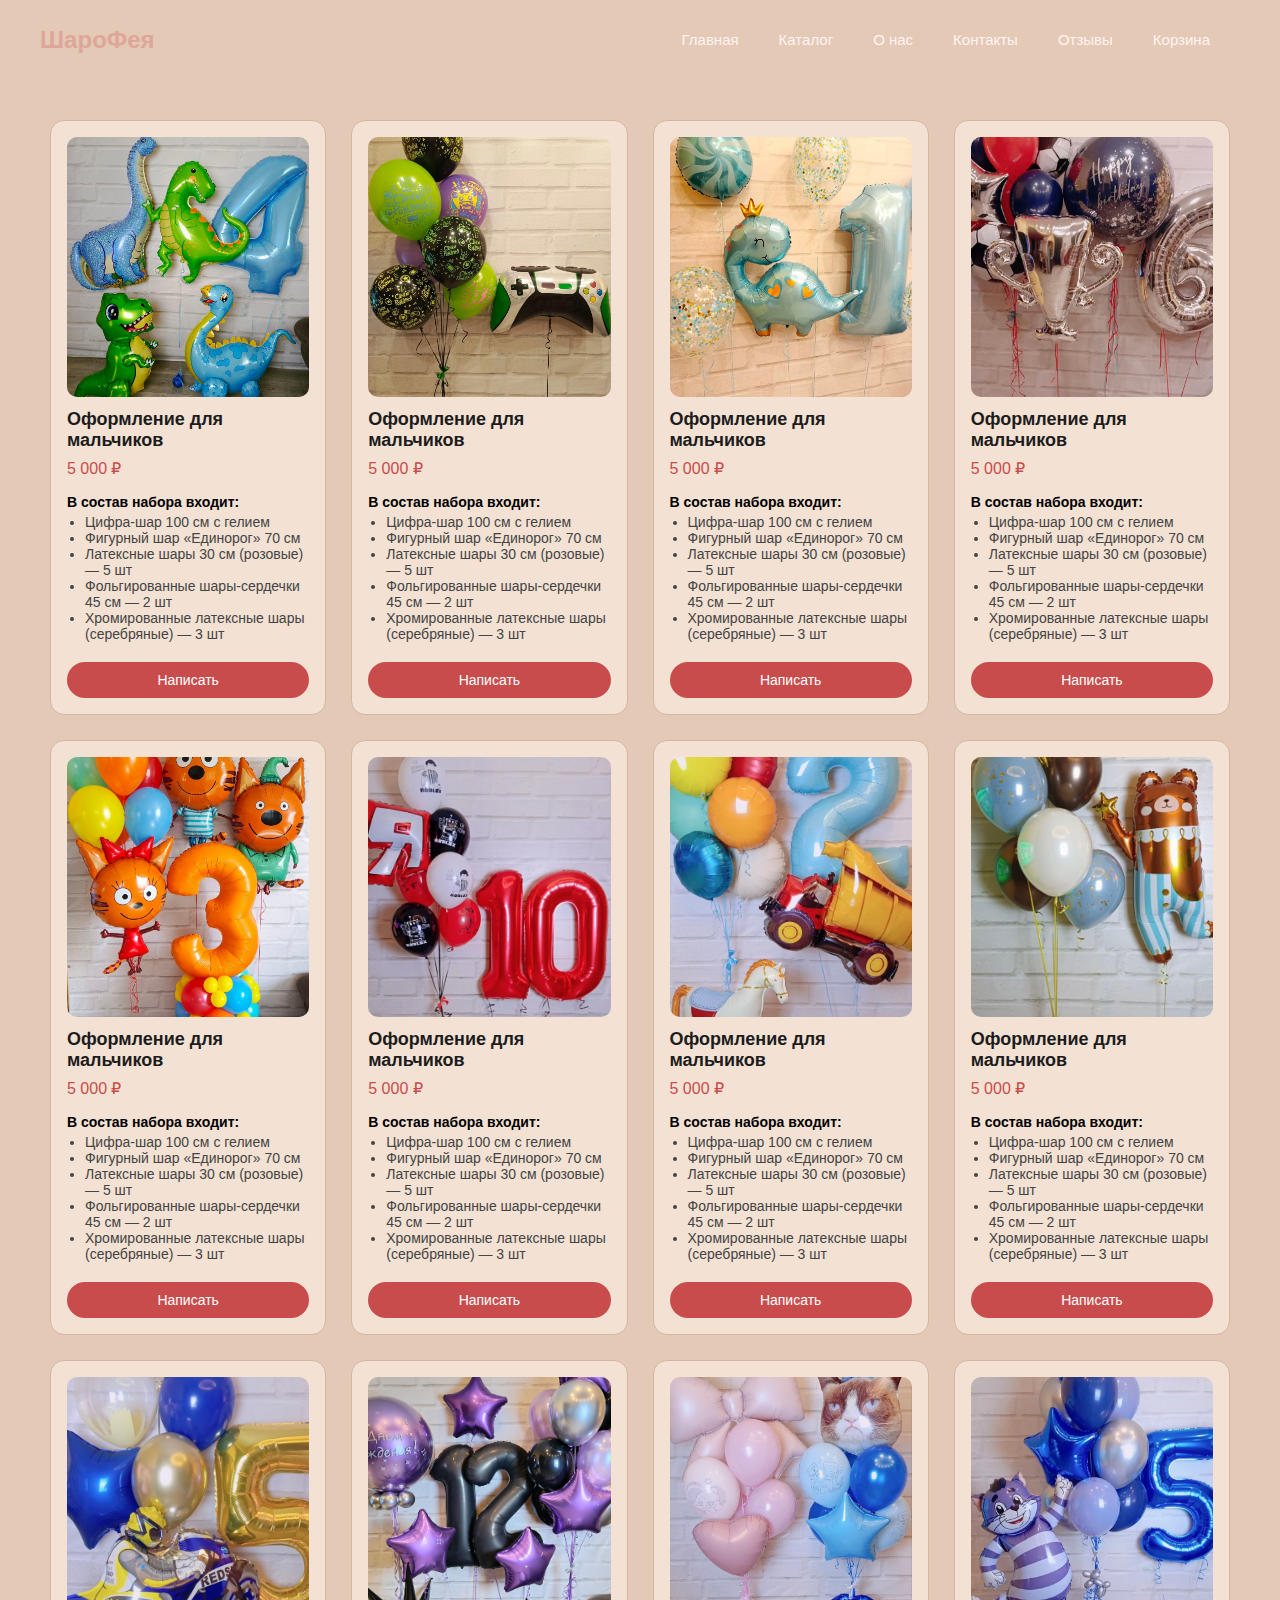
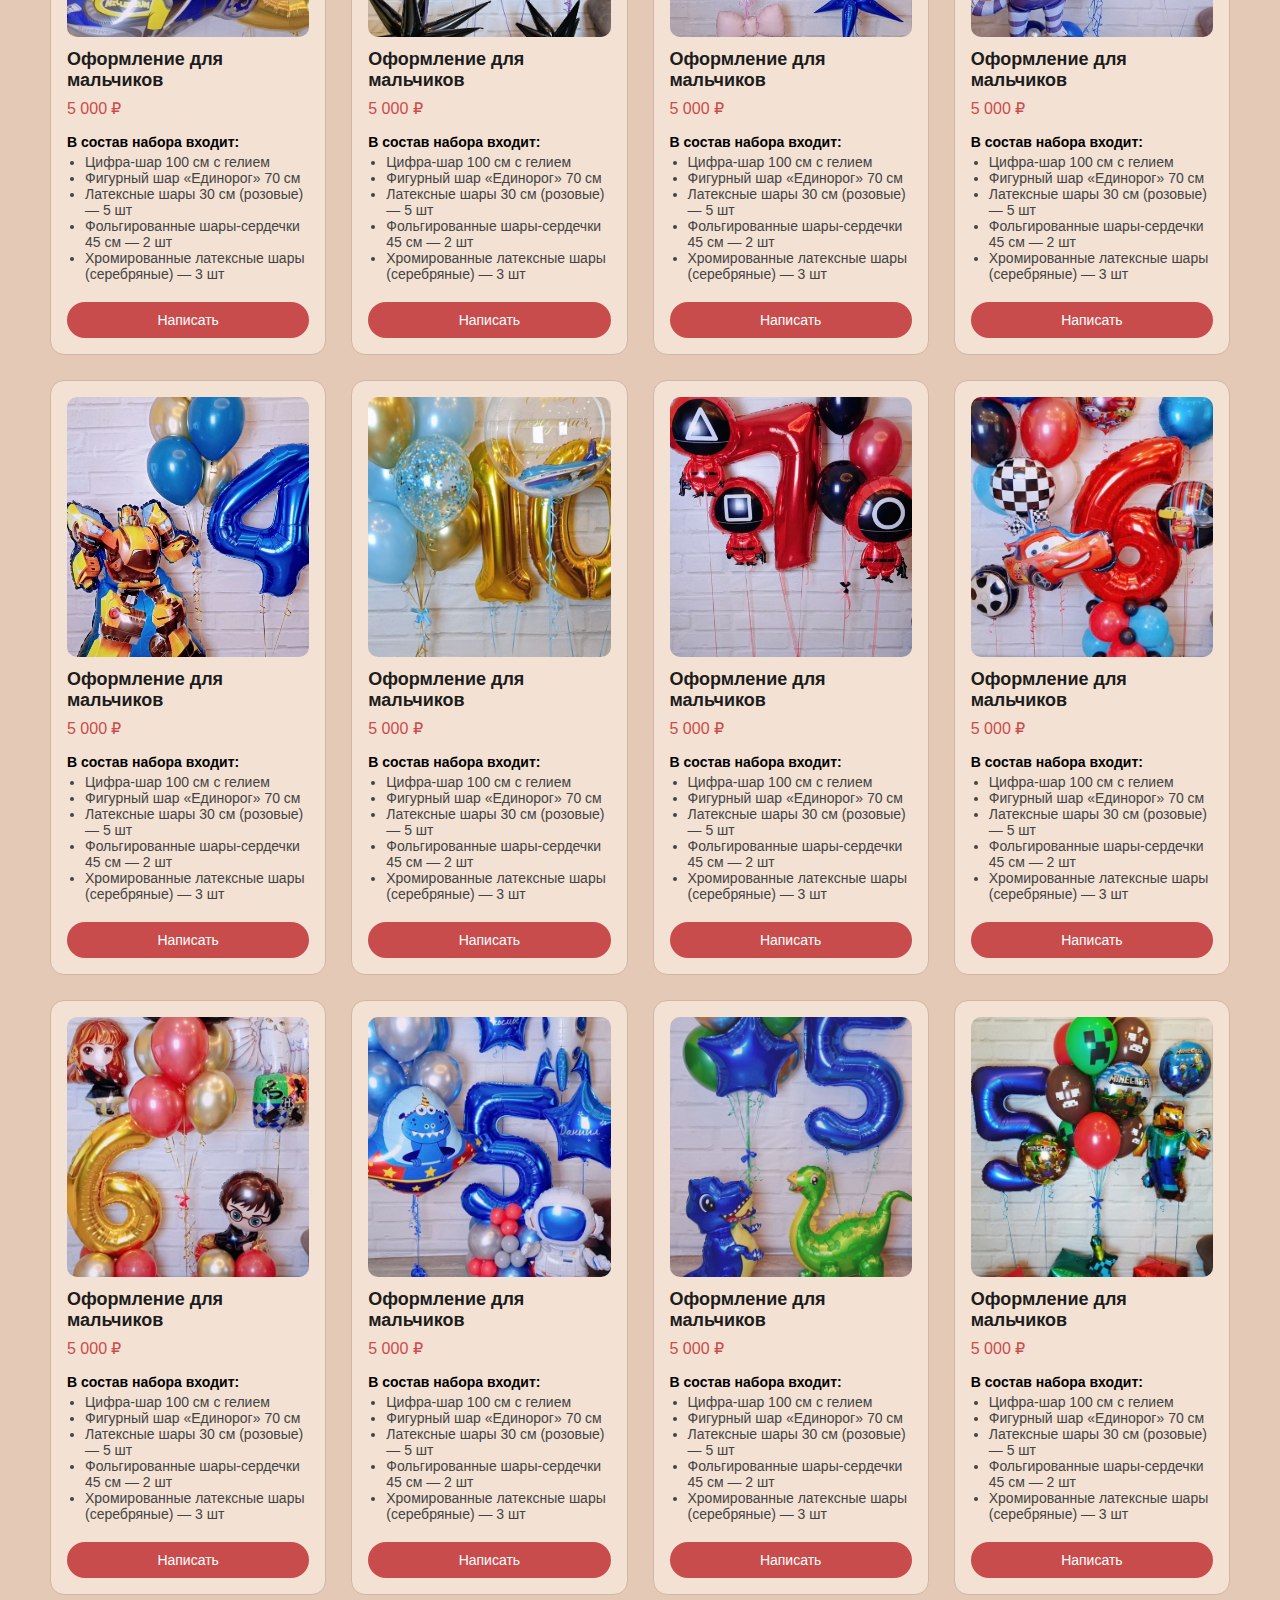
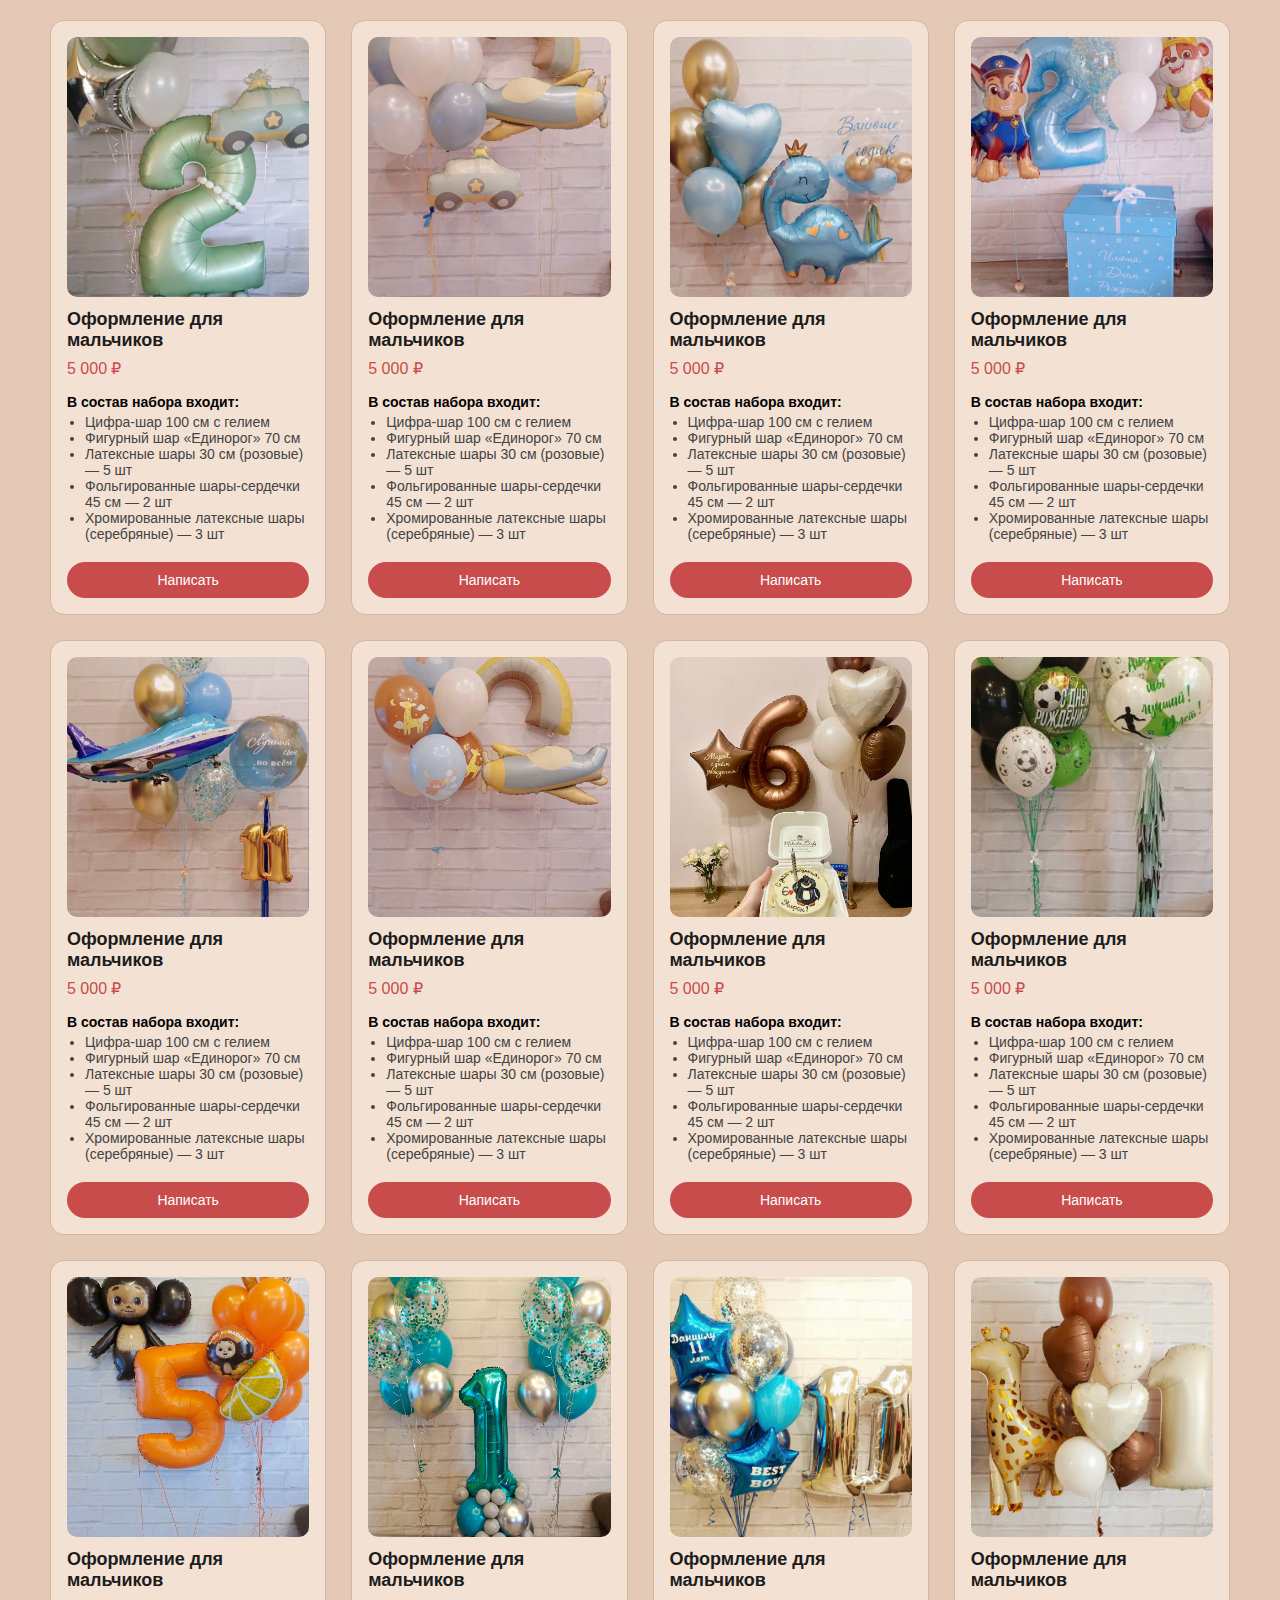
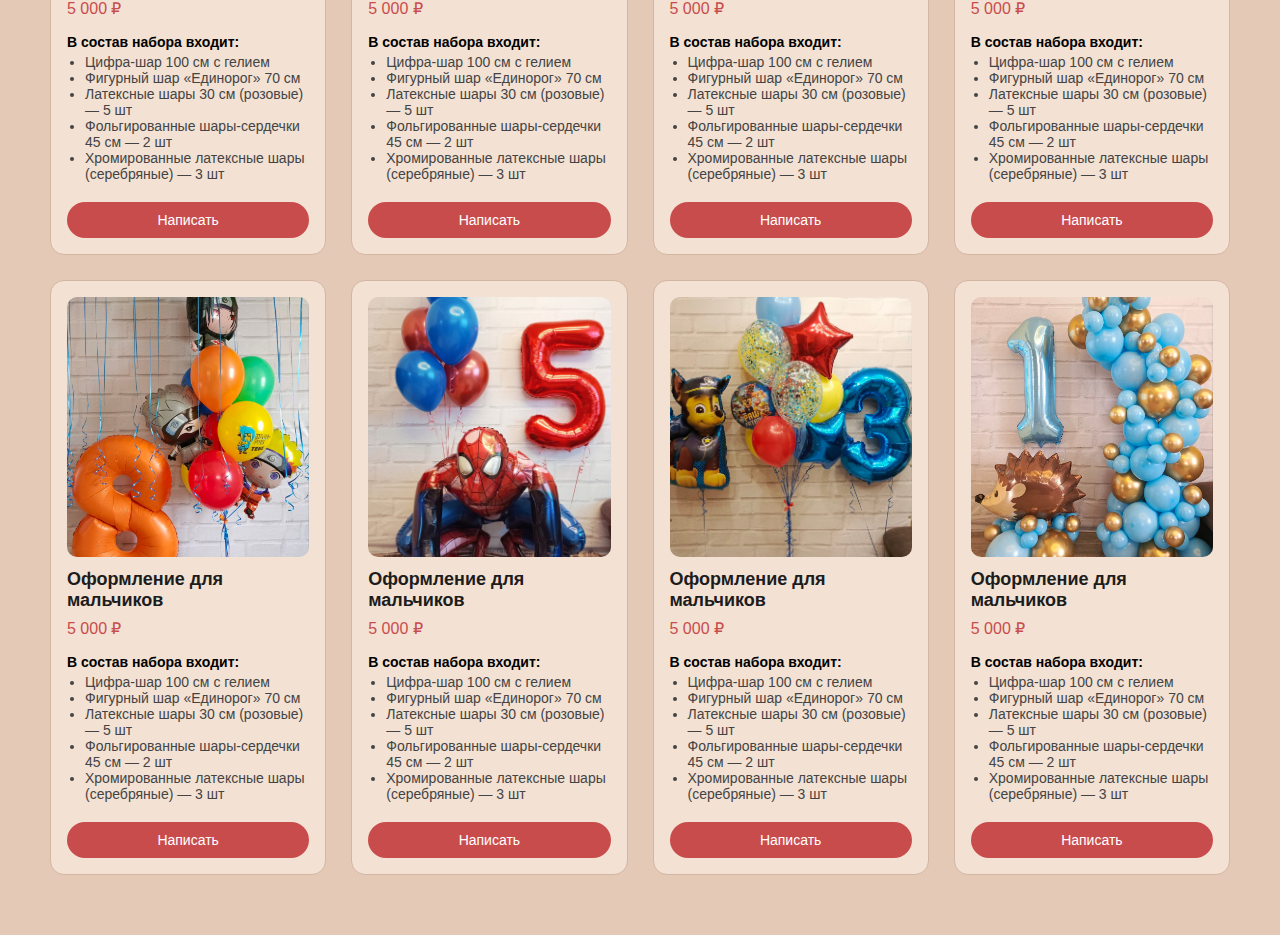
<file: boys.html>
<!DOCTYPE html>
<html lang="en">

<head>
    <meta charset="UTF-8">
    <meta name="viewport" content="width=device-width, initial-scale=1.0">
    <title>for boys</title>
    <link rel="stylesheet" href="main.css">
</head>

<body>
    <div class="navbar">
        <h2>ШароФея</h2>
        <ul>
            <li><a href="index.html">Главная</a></li>
            <li><a href="catalog.html">Каталог</a></li>
            <li><a href="#">О нас</a></li>
            <li><a href="c">Контакты</a></li>
            <li><a href="rewiews.html" data-filter="reviews">Отзывы</a></li>
            <li><a href="#">Корзина</a></li> <!-- значок карзины -->

        </ul>
    </div>



    <section class="products">
        <article class="product-card product-card--boys">
            <img src="static/images/boys/boys-01.jpg" alt="для мальчиков" class="product-image">
            <div class="product-info">
                <h3 class="product-title">Оформление для мальчиков</h3>
                <p class="product-price">5 000 ₽</p>
                <div class="product-composition">
                    <h4>В состав набора входит:</h4>
                    <ul>
                        <li>Цифра-шар 100 см с гелием</li>
                        <li>Фигурный шар «Единорог» 70 см</li>
                        <li>Латексные шары 30 см (розовые) — 5 шт</li>
                        <li>Фольгированные шары-сердечки 45 см — 2 шт</li>
                        <li>Хромированные латексные шары (серебряные) — 3 шт</li>
                    </ul>
                </div>
                <button class="product-btn">Написать</button>
            </div>
        </article>


        <article class="product-card product-card--boys">
            <img src="static/images/boys/boys-02.jpg" alt="для мальчиков" class="product-image">
            <div class="product-info">
                <h3 class="product-title">Оформление для мальчиков</h3>
                <p class="product-price">5 000 ₽</p>
                <div class="product-composition">
                    <h4>В состав набора входит:</h4>
                    <ul>
                        <li>Цифра-шар 100 см с гелием</li>
                        <li>Фигурный шар «Единорог» 70 см</li>
                        <li>Латексные шары 30 см (розовые) — 5 шт</li>
                        <li>Фольгированные шары-сердечки 45 см — 2 шт</li>
                        <li>Хромированные латексные шары (серебряные) — 3 шт</li>
                    </ul>
                </div>
                <button class="product-btn">Написать</button>
            </div>
        </article>


        <article class="product-card product-card--boys">
            <img src="static/images/boys/boys-03.jpg" alt="для мальчиков" class="product-image">
            <div class="product-info">
                <h3 class="product-title">Оформление для мальчиков</h3>
                <p class="product-price">5 000 ₽</p>
                <div class="product-composition">
                    <h4>В состав набора входит:</h4>
                    <ul>
                        <li>Цифра-шар 100 см с гелием</li>
                        <li>Фигурный шар «Единорог» 70 см</li>
                        <li>Латексные шары 30 см (розовые) — 5 шт</li>
                        <li>Фольгированные шары-сердечки 45 см — 2 шт</li>
                        <li>Хромированные латексные шары (серебряные) — 3 шт</li>
                    </ul>
                </div>
                <button class="product-btn">Написать</button>
            </div>
        </article>


        <article class="product-card product-card--boys">
            <img src="static/images/boys/boys-04.jpg" alt="для мальчиков" class="product-image">
            <div class="product-info">
                <h3 class="product-title">Оформление для мальчиков</h3>
                <p class="product-price">5 000 ₽</p>
                <div class="product-composition">
                    <h4>В состав набора входит:</h4>
                    <ul>
                        <li>Цифра-шар 100 см с гелием</li>
                        <li>Фигурный шар «Единорог» 70 см</li>
                        <li>Латексные шары 30 см (розовые) — 5 шт</li>
                        <li>Фольгированные шары-сердечки 45 см — 2 шт</li>
                        <li>Хромированные латексные шары (серебряные) — 3 шт</li>
                    </ul>
                </div>
                <button class="product-btn">Написать</button>
            </div>
        </article>


        <article class="product-card product-card--boys">
            <img src="static/images/boys/boys-05.jpg" alt="для мальчиков" class="product-image">
            <div class="product-info">
                <h3 class="product-title">Оформление для мальчиков</h3>
                <p class="product-price">5 000 ₽</p>
                <div class="product-composition">
                    <h4>В состав набора входит:</h4>
                    <ul>
                        <li>Цифра-шар 100 см с гелием</li>
                        <li>Фигурный шар «Единорог» 70 см</li>
                        <li>Латексные шары 30 см (розовые) — 5 шт</li>
                        <li>Фольгированные шары-сердечки 45 см — 2 шт</li>
                        <li>Хромированные латексные шары (серебряные) — 3 шт</li>
                    </ul>
                </div>
                <button class="product-btn">Написать</button>
            </div>
        </article>


        <article class="product-card product-card--boys">
            <img src="static/images/boys/boys-06.jpg" alt="для мальчиков" class="product-image">
            <div class="product-info">
                <h3 class="product-title">Оформление для мальчиков</h3>
                <p class="product-price">5 000 ₽</p>
                <div class="product-composition">
                    <h4>В состав набора входит:</h4>
                    <ul>
                        <li>Цифра-шар 100 см с гелием</li>
                        <li>Фигурный шар «Единорог» 70 см</li>
                        <li>Латексные шары 30 см (розовые) — 5 шт</li>
                        <li>Фольгированные шары-сердечки 45 см — 2 шт</li>
                        <li>Хромированные латексные шары (серебряные) — 3 шт</li>
                    </ul>
                </div>
                <button class="product-btn">Написать</button>
            </div>
        </article>


        <article class="product-card product-card--boys">
            <img src="static/images/boys/boys-07.jpg" alt="для мальчиков" class="product-image">
            <div class="product-info">
                <h3 class="product-title">Оформление для мальчиков</h3>
                <p class="product-price">5 000 ₽</p>
                <div class="product-composition">
                    <h4>В состав набора входит:</h4>
                    <ul>
                        <li>Цифра-шар 100 см с гелием</li>
                        <li>Фигурный шар «Единорог» 70 см</li>
                        <li>Латексные шары 30 см (розовые) — 5 шт</li>
                        <li>Фольгированные шары-сердечки 45 см — 2 шт</li>
                        <li>Хромированные латексные шары (серебряные) — 3 шт</li>
                    </ul>
                </div>
                <button class="product-btn">Написать</button>
            </div>
        </article>


        <article class="product-card product-card--boys">
            <img src="static/images/boys/boys-08.jpg" alt="для мальчиков" class="product-image">
            <div class="product-info">
                <h3 class="product-title">Оформление для мальчиков</h3>
                <p class="product-price">5 000 ₽</p>
                <div class="product-composition">
                    <h4>В состав набора входит:</h4>
                    <ul>
                        <li>Цифра-шар 100 см с гелием</li>
                        <li>Фигурный шар «Единорог» 70 см</li>
                        <li>Латексные шары 30 см (розовые) — 5 шт</li>
                        <li>Фольгированные шары-сердечки 45 см — 2 шт</li>
                        <li>Хромированные латексные шары (серебряные) — 3 шт</li>
                    </ul>
                </div>
                <button class="product-btn">Написать</button>
            </div>
        </article>


        <article class="product-card product-card--boys">
            <img src="static/images/boys/boys-09.jpg" alt="для мальчиков" class="product-image">
            <div class="product-info">
                <h3 class="product-title">Оформление для мальчиков</h3>
                <p class="product-price">5 000 ₽</p>
                <div class="product-composition">
                    <h4>В состав набора входит:</h4>
                    <ul>
                        <li>Цифра-шар 100 см с гелием</li>
                        <li>Фигурный шар «Единорог» 70 см</li>
                        <li>Латексные шары 30 см (розовые) — 5 шт</li>
                        <li>Фольгированные шары-сердечки 45 см — 2 шт</li>
                        <li>Хромированные латексные шары (серебряные) — 3 шт</li>
                    </ul>
                </div>
                <button class="product-btn">Написать</button>
            </div>
        </article>


        <article class="product-card product-card--boys">
            <img src="static/images/boys/boys-10.jpg" alt="для мальчиков" class="product-image">
            <div class="product-info">
                <h3 class="product-title">Оформление для мальчиков</h3>
                <p class="product-price">5 000 ₽</p>
                <div class="product-composition">
                    <h4>В состав набора входит:</h4>
                    <ul>
                        <li>Цифра-шар 100 см с гелием</li>
                        <li>Фигурный шар «Единорог» 70 см</li>
                        <li>Латексные шары 30 см (розовые) — 5 шт</li>
                        <li>Фольгированные шары-сердечки 45 см — 2 шт</li>
                        <li>Хромированные латексные шары (серебряные) — 3 шт</li>
                    </ul>
                </div>
                <button class="product-btn">Написать</button>
            </div>
        </article>


        <article class="product-card product-card--boys">
            <img src="static/images/boys/boys-11.jpg" alt="для мальчиков" class="product-image">
            <div class="product-info">
                <h3 class="product-title">Оформление для мальчиков</h3>
                <p class="product-price">5 000 ₽</p>
                <div class="product-composition">
                    <h4>В состав набора входит:</h4>
                    <ul>
                        <li>Цифра-шар 100 см с гелием</li>
                        <li>Фигурный шар «Единорог» 70 см</li>
                        <li>Латексные шары 30 см (розовые) — 5 шт</li>
                        <li>Фольгированные шары-сердечки 45 см — 2 шт</li>
                        <li>Хромированные латексные шары (серебряные) — 3 шт</li>
                    </ul>
                </div>
                <button class="product-btn">Написать</button>
            </div>
        </article>


        <article class="product-card product-card--boys">
            <img src="static/images/boys/boys-12.jpg" alt="для мальчиков" class="product-image">
            <div class="product-info">
                <h3 class="product-title">Оформление для мальчиков</h3>
                <p class="product-price">5 000 ₽</p>
                <div class="product-composition">
                    <h4>В состав набора входит:</h4>
                    <ul>
                        <li>Цифра-шар 100 см с гелием</li>
                        <li>Фигурный шар «Единорог» 70 см</li>
                        <li>Латексные шары 30 см (розовые) — 5 шт</li>
                        <li>Фольгированные шары-сердечки 45 см — 2 шт</li>
                        <li>Хромированные латексные шары (серебряные) — 3 шт</li>
                    </ul>
                </div>
                <button class="product-btn">Написать</button>
            </div>
        </article>


        <article class="product-card product-card--boys">
            <img src="static/images/boys/boys-13.jpg" alt="для мальчиков" class="product-image">
            <div class="product-info">
                <h3 class="product-title">Оформление для мальчиков</h3>
                <p class="product-price">5 000 ₽</p>
                <div class="product-composition">
                    <h4>В состав набора входит:</h4>
                    <ul>
                        <li>Цифра-шар 100 см с гелием</li>
                        <li>Фигурный шар «Единорог» 70 см</li>
                        <li>Латексные шары 30 см (розовые) — 5 шт</li>
                        <li>Фольгированные шары-сердечки 45 см — 2 шт</li>
                        <li>Хромированные латексные шары (серебряные) — 3 шт</li>
                    </ul>
                </div>
                <button class="product-btn">Написать</button>
            </div>
        </article>


        <article class="product-card product-card--boys">
            <img src="static/images/boys/boys-14.jpg" alt="для мальчиков" class="product-image">
            <div class="product-info">
                <h3 class="product-title">Оформление для мальчиков</h3>
                <p class="product-price">5 000 ₽</p>
                <div class="product-composition">
                    <h4>В состав набора входит:</h4>
                    <ul>
                        <li>Цифра-шар 100 см с гелием</li>
                        <li>Фигурный шар «Единорог» 70 см</li>
                        <li>Латексные шары 30 см (розовые) — 5 шт</li>
                        <li>Фольгированные шары-сердечки 45 см — 2 шт</li>
                        <li>Хромированные латексные шары (серебряные) — 3 шт</li>
                    </ul>
                </div>
                <button class="product-btn">Написать</button>
            </div>
        </article>


        <article class="product-card product-card--boys">
            <img src="static/images/boys/boys-15.jpg" alt="для мальчиков" class="product-image">
            <div class="product-info">
                <h3 class="product-title">Оформление для мальчиков</h3>
                <p class="product-price">5 000 ₽</p>
                <div class="product-composition">
                    <h4>В состав набора входит:</h4>
                    <ul>
                        <li>Цифра-шар 100 см с гелием</li>
                        <li>Фигурный шар «Единорог» 70 см</li>
                        <li>Латексные шары 30 см (розовые) — 5 шт</li>
                        <li>Фольгированные шары-сердечки 45 см — 2 шт</li>
                        <li>Хромированные латексные шары (серебряные) — 3 шт</li>
                    </ul>
                </div>
                <button class="product-btn">Написать</button>
            </div>
        </article>


        <article class="product-card product-card--boys">
            <img src="static/images/boys/boys-16.jpg" alt="для мальчиков" class="product-image">
            <div class="product-info">
                <h3 class="product-title">Оформление для мальчиков</h3>
                <p class="product-price">5 000 ₽</p>
                <div class="product-composition">
                    <h4>В состав набора входит:</h4>
                    <ul>
                        <li>Цифра-шар 100 см с гелием</li>
                        <li>Фигурный шар «Единорог» 70 см</li>
                        <li>Латексные шары 30 см (розовые) — 5 шт</li>
                        <li>Фольгированные шары-сердечки 45 см — 2 шт</li>
                        <li>Хромированные латексные шары (серебряные) — 3 шт</li>
                    </ul>
                </div>
                <button class="product-btn">Написать</button>
            </div>
        </article>



        <article class="product-card product-card--boys">
            <img src="static/images/boys/boys-17.jpg" alt="для мальчиков" class="product-image">
            <div class="product-info">
                <h3 class="product-title">Оформление для мальчиков</h3>
                <p class="product-price">5 000 ₽</p>
                <div class="product-composition">
                    <h4>В состав набора входит:</h4>
                    <ul>
                        <li>Цифра-шар 100 см с гелием</li>
                        <li>Фигурный шар «Единорог» 70 см</li>
                        <li>Латексные шары 30 см (розовые) — 5 шт</li>
                        <li>Фольгированные шары-сердечки 45 см — 2 шт</li>
                        <li>Хромированные латексные шары (серебряные) — 3 шт</li>
                    </ul>
                </div>
                <button class="product-btn">Написать</button>
            </div>
        </article>



        <article class="product-card product-card--boys">
            <img src="static/images/boys/boys-18.jpg" alt="для мальчиков" class="product-image">
            <div class="product-info">
                <h3 class="product-title">Оформление для мальчиков</h3>
                <p class="product-price">5 000 ₽</p>
                <div class="product-composition">
                    <h4>В состав набора входит:</h4>
                    <ul>
                        <li>Цифра-шар 100 см с гелием</li>
                        <li>Фигурный шар «Единорог» 70 см</li>
                        <li>Латексные шары 30 см (розовые) — 5 шт</li>
                        <li>Фольгированные шары-сердечки 45 см — 2 шт</li>
                        <li>Хромированные латексные шары (серебряные) — 3 шт</li>
                    </ul>
                </div>
                <button class="product-btn">Написать</button>
            </div>
        </article>


        <article class="product-card product-card--boys">
            <img src="static/images/boys/boys-19.jpg" alt="для мальчиков" class="product-image">
            <div class="product-info">
                <h3 class="product-title">Оформление для мальчиков</h3>
                <p class="product-price">5 000 ₽</p>
                <div class="product-composition">
                    <h4>В состав набора входит:</h4>
                    <ul>
                        <li>Цифра-шар 100 см с гелием</li>
                        <li>Фигурный шар «Единорог» 70 см</li>
                        <li>Латексные шары 30 см (розовые) — 5 шт</li>
                        <li>Фольгированные шары-сердечки 45 см — 2 шт</li>
                        <li>Хромированные латексные шары (серебряные) — 3 шт</li>
                    </ul>
                </div>
                <button class="product-btn">Написать</button>
            </div>
        </article>

        <article class="product-card product-card--boys">
            <img src="static/images/boys/boys-20.jpg" alt="для мальчиков" class="product-image">
            <div class="product-info">
                <h3 class="product-title">Оформление для мальчиков</h3>
                <p class="product-price">5 000 ₽</p>
                <div class="product-composition">
                    <h4>В состав набора входит:</h4>
                    <ul>
                        <li>Цифра-шар 100 см с гелием</li>
                        <li>Фигурный шар «Единорог» 70 см</li>
                        <li>Латексные шары 30 см (розовые) — 5 шт</li>
                        <li>Фольгированные шары-сердечки 45 см — 2 шт</li>
                        <li>Хромированные латексные шары (серебряные) — 3 шт</li>
                    </ul>
                </div>
                <button class="product-btn">Написать</button>
            </div>
        </article>


        <article class="product-card product-card--boys">
            <img src="static/images/boys/boys-21.jpg" alt="для мальчиков" class="product-image">
            <div class="product-info">
                <h3 class="product-title">Оформление для мальчиков</h3>
                <p class="product-price">5 000 ₽</p>
                <div class="product-composition">
                    <h4>В состав набора входит:</h4>
                    <ul>
                        <li>Цифра-шар 100 см с гелием</li>
                        <li>Фигурный шар «Единорог» 70 см</li>
                        <li>Латексные шары 30 см (розовые) — 5 шт</li>
                        <li>Фольгированные шары-сердечки 45 см — 2 шт</li>
                        <li>Хромированные латексные шары (серебряные) — 3 шт</li>
                    </ul>
                </div>
                <button class="product-btn">Написать</button>
            </div>
        </article>


        <article class="product-card product-card--boys">
            <img src="static/images/boys/boys-22.jpg" alt="для мальчиков" class="product-image">
            <div class="product-info">
                <h3 class="product-title">Оформление для мальчиков</h3>
                <p class="product-price">5 000 ₽</p>
                <div class="product-composition">
                    <h4>В состав набора входит:</h4>
                    <ul>
                        <li>Цифра-шар 100 см с гелием</li>
                        <li>Фигурный шар «Единорог» 70 см</li>
                        <li>Латексные шары 30 см (розовые) — 5 шт</li>
                        <li>Фольгированные шары-сердечки 45 см — 2 шт</li>
                        <li>Хромированные латексные шары (серебряные) — 3 шт</li>
                    </ul>
                </div>
                <button class="product-btn">Написать</button>
            </div>
        </article>



        <article class="product-card product-card--boys">
            <img src="static/images/boys/boys-23.jpg" alt="для мальчиков" class="product-image">
            <div class="product-info">
                <h3 class="product-title">Оформление для мальчиков</h3>
                <p class="product-price">5 000 ₽</p>
                <div class="product-composition">
                    <h4>В состав набора входит:</h4>
                    <ul>
                        <li>Цифра-шар 100 см с гелием</li>
                        <li>Фигурный шар «Единорог» 70 см</li>
                        <li>Латексные шары 30 см (розовые) — 5 шт</li>
                        <li>Фольгированные шары-сердечки 45 см — 2 шт</li>
                        <li>Хромированные латексные шары (серебряные) — 3 шт</li>
                    </ul>
                </div>
                <button class="product-btn">Написать</button>
            </div>
        </article>



        <article class="product-card product-card--boys">
            <img src="static/images/boys/boys-24.jpg" alt="для мальчиков" class="product-image">
            <div class="product-info">
                <h3 class="product-title">Оформление для мальчиков</h3>
                <p class="product-price">5 000 ₽</p>
                <div class="product-composition">
                    <h4>В состав набора входит:</h4>
                    <ul>
                        <li>Цифра-шар 100 см с гелием</li>
                        <li>Фигурный шар «Единорог» 70 см</li>
                        <li>Латексные шары 30 см (розовые) — 5 шт</li>
                        <li>Фольгированные шары-сердечки 45 см — 2 шт</li>
                        <li>Хромированные латексные шары (серебряные) — 3 шт</li>
                    </ul>
                </div>
                <button class="product-btn">Написать</button>
            </div>
        </article>



        <article class="product-card product-card--boys">
            <img src="static/images/boys/boys-25.jpg" alt="для мальчиков" class="product-image">
            <div class="product-info">
                <h3 class="product-title">Оформление для мальчиков</h3>
                <p class="product-price">5 000 ₽</p>
                <div class="product-composition">
                    <h4>В состав набора входит:</h4>
                    <ul>
                        <li>Цифра-шар 100 см с гелием</li>
                        <li>Фигурный шар «Единорог» 70 см</li>
                        <li>Латексные шары 30 см (розовые) — 5 шт</li>
                        <li>Фольгированные шары-сердечки 45 см — 2 шт</li>
                        <li>Хромированные латексные шары (серебряные) — 3 шт</li>
                    </ul>
                </div>
                <button class="product-btn">Написать</button>
            </div>
        </article>



        <article class="product-card product-card--boys">
            <img src="static/images/boys/boys-28.jpg" alt="для мальчиков" class="product-image">
            <div class="product-info">
                <h3 class="product-title">Оформление для мальчиков</h3>
                <p class="product-price">5 000 ₽</p>
                <div class="product-composition">
                    <h4>В состав набора входит:</h4>
                    <ul>
                        <li>Цифра-шар 100 см с гелием</li>
                        <li>Фигурный шар «Единорог» 70 см</li>
                        <li>Латексные шары 30 см (розовые) — 5 шт</li>
                        <li>Фольгированные шары-сердечки 45 см — 2 шт</li>
                        <li>Хромированные латексные шары (серебряные) — 3 шт</li>
                    </ul>
                </div>
                <button class="product-btn">Написать</button>
            </div>
        </article>



        <article class="product-card product-card--boys">
            <img src="static/images/boys/boys-29.jpg" alt="для мальчиков" class="product-image">
            <div class="product-info">
                <h3 class="product-title">Оформление для мальчиков</h3>
                <p class="product-price">5 000 ₽</p>
                <div class="product-composition">
                    <h4>В состав набора входит:</h4>
                    <ul>
                        <li>Цифра-шар 100 см с гелием</li>
                        <li>Фигурный шар «Единорог» 70 см</li>
                        <li>Латексные шары 30 см (розовые) — 5 шт</li>
                        <li>Фольгированные шары-сердечки 45 см — 2 шт</li>
                        <li>Хромированные латексные шары (серебряные) — 3 шт</li>
                    </ul>
                </div>
                <button class="product-btn">Написать</button>
            </div>
        </article>


        <article class="product-card product-card--boys">
            <img src="static/images/boys/boys-30.jpg" alt="для мальчиков" class="product-image">
            <div class="product-info">
                <h3 class="product-title">Оформление для мальчиков</h3>
                <p class="product-price">5 000 ₽</p>
                <div class="product-composition">
                    <h4>В состав набора входит:</h4>
                    <ul>
                        <li>Цифра-шар 100 см с гелием</li>
                        <li>Фигурный шар «Единорог» 70 см</li>
                        <li>Латексные шары 30 см (розовые) — 5 шт</li>
                        <li>Фольгированные шары-сердечки 45 см — 2 шт</li>
                        <li>Хромированные латексные шары (серебряные) — 3 шт</li>
                    </ul>
                </div>
                <button class="product-btn">Написать</button>
            </div>
        </article>



        <article class="product-card product-card--boys">
            <img src="static/images/boys/boys-31.jpg" alt="для мальчиков" class="product-image">
            <div class="product-info">
                <h3 class="product-title">Оформление для мальчиков</h3>
                <p class="product-price">5 000 ₽</p>
                <div class="product-composition">
                    <h4>В состав набора входит:</h4>
                    <ul>
                        <li>Цифра-шар 100 см с гелием</li>
                        <li>Фигурный шар «Единорог» 70 см</li>
                        <li>Латексные шары 30 см (розовые) — 5 шт</li>
                        <li>Фольгированные шары-сердечки 45 см — 2 шт</li>
                        <li>Хромированные латексные шары (серебряные) — 3 шт</li>
                    </ul>
                </div>
                <button class="product-btn">Написать</button>
            </div>
        </article>



        <article class="product-card product-card--boys">
            <img src="static/images/boys/boys-32.jpg" alt="для мальчиков" class="product-image">
            <div class="product-info">
                <h3 class="product-title">Оформление для мальчиков</h3>
                <p class="product-price">5 000 ₽</p>
                <div class="product-composition">
                    <h4>В состав набора входит:</h4>
                    <ul>
                        <li>Цифра-шар 100 см с гелием</li>
                        <li>Фигурный шар «Единорог» 70 см</li>
                        <li>Латексные шары 30 см (розовые) — 5 шт</li>
                        <li>Фольгированные шары-сердечки 45 см — 2 шт</li>
                        <li>Хромированные латексные шары (серебряные) — 3 шт</li>
                    </ul>
                </div>
                <button class="product-btn">Написать</button>
            </div>
        </article>



        <article class="product-card product-card--boys">
            <img src="static/images/boys/boys-33.jpg" alt="для мальчиков" class="product-image">
            <div class="product-info">
                <h3 class="product-title">Оформление для мальчиков</h3>
                <p class="product-price">5 000 ₽</p>
                <div class="product-composition">
                    <h4>В состав набора входит:</h4>
                    <ul>
                        <li>Цифра-шар 100 см с гелием</li>
                        <li>Фигурный шар «Единорог» 70 см</li>
                        <li>Латексные шары 30 см (розовые) — 5 шт</li>
                        <li>Фольгированные шары-сердечки 45 см — 2 шт</li>
                        <li>Хромированные латексные шары (серебряные) — 3 шт</li>
                    </ul>
                </div>
                <button class="product-btn">Написать</button>
            </div>
        </article>


        <article class="product-card product-card--boys">
            <img src="static/images/boys/boys-34.jpg" alt="для мальчиков" class="product-image">
            <div class="product-info">
                <h3 class="product-title">Оформление для мальчиков</h3>
                <p class="product-price">5 000 ₽</p>
                <div class="product-composition">
                    <h4>В состав набора входит:</h4>
                    <ul>
                        <li>Цифра-шар 100 см с гелием</li>
                        <li>Фигурный шар «Единорог» 70 см</li>
                        <li>Латексные шары 30 см (розовые) — 5 шт</li>
                        <li>Фольгированные шары-сердечки 45 см — 2 шт</li>
                        <li>Хромированные латексные шары (серебряные) — 3 шт</li>
                    </ul>
                </div>
                <button class="product-btn">Написать</button>
            </div>
        </article>



        <article class="product-card product-card--boys">
            <img src="static/images/boys/boys-35.jpg" alt="для мальчиков" class="product-image">
            <div class="product-info">
                <h3 class="product-title">Оформление для мальчиков</h3>
                <p class="product-price">5 000 ₽</p>
                <div class="product-composition">
                    <h4>В состав набора входит:</h4>
                    <ul>
                        <li>Цифра-шар 100 см с гелием</li>
                        <li>Фигурный шар «Единорог» 70 см</li>
                        <li>Латексные шары 30 см (розовые) — 5 шт</li>
                        <li>Фольгированные шары-сердечки 45 см — 2 шт</li>
                        <li>Хромированные латексные шары (серебряные) — 3 шт</li>
                    </ul>
                </div>
                <button class="product-btn">Написать</button>
            </div>
        </article>


        <article class="product-card product-card--boys">
            <img src="static/images/boys/boys-36.jpg" alt="для мальчиков" class="product-image">
            <div class="product-info">
                <h3 class="product-title">Оформление для мальчиков</h3>
                <p class="product-price">5 000 ₽</p>
                <div class="product-composition">
                    <h4>В состав набора входит:</h4>
                    <ul>
                        <li>Цифра-шар 100 см с гелием</li>
                        <li>Фигурный шар «Единорог» 70 см</li>
                        <li>Латексные шары 30 см (розовые) — 5 шт</li>
                        <li>Фольгированные шары-сердечки 45 см — 2 шт</li>
                        <li>Хромированные латексные шары (серебряные) — 3 шт</li>
                    </ul>
                </div>
                <button class="product-btn">Написать</button>
            </div>
        </article>


        <article class="product-card product-card--boys">
            <img src="static/images/boys/boys-37.jpg" alt="для мальчиков" class="product-image">
            <div class="product-info">
                <h3 class="product-title">Оформление для мальчиков</h3>
                <p class="product-price">5 000 ₽</p>
                <div class="product-composition">
                    <h4>В состав набора входит:</h4>
                    <ul>
                        <li>Цифра-шар 100 см с гелием</li>
                        <li>Фигурный шар «Единорог» 70 см</li>
                        <li>Латексные шары 30 см (розовые) — 5 шт</li>
                        <li>Фольгированные шары-сердечки 45 см — 2 шт</li>
                        <li>Хромированные латексные шары (серебряные) — 3 шт</li>
                    </ul>
                </div>
                <button class="product-btn">Написать</button>
            </div>
        </article>


        <article class="product-card product-card--boys">
            <img src="static/images/boys/boys-38.jpg" alt="для мальчиков" class="product-image">
            <div class="product-info">
                <h3 class="product-title">Оформление для мальчиков</h3>
                <p class="product-price">5 000 ₽</p>
                <div class="product-composition">
                    <h4>В состав набора входит:</h4>
                    <ul>
                        <li>Цифра-шар 100 см с гелием</li>
                        <li>Фигурный шар «Единорог» 70 см</li>
                        <li>Латексные шары 30 см (розовые) — 5 шт</li>
                        <li>Фольгированные шары-сердечки 45 см — 2 шт</li>
                        <li>Хромированные латексные шары (серебряные) — 3 шт</li>
                    </ul>
                </div>
                <button class="product-btn">Написать</button>
            </div>
        </article>

    </section>


</body>

</html>
</file>
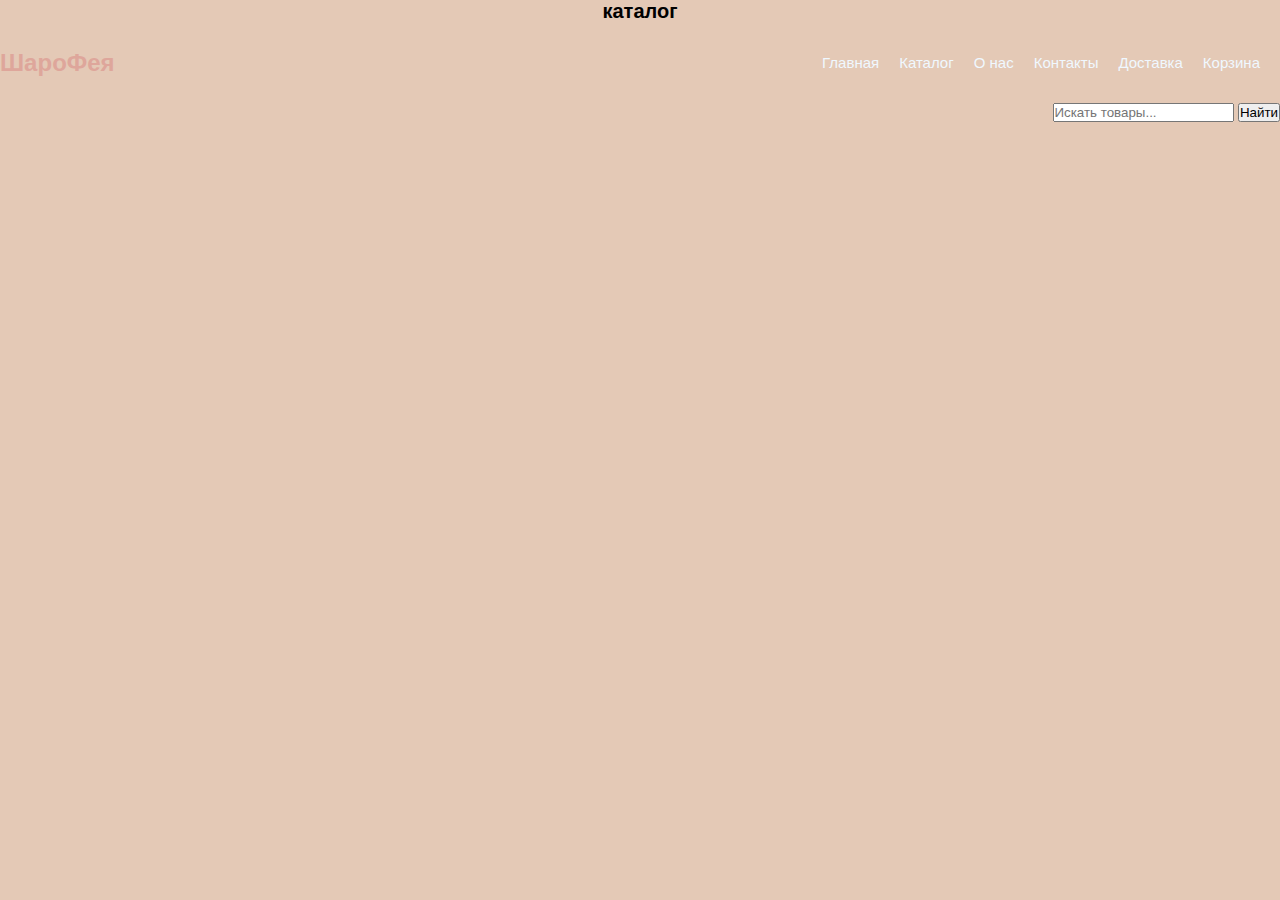
<file: catalog.html>
<!DOCTYPE html>
<html lang="en">

<head>
    <meta charset="UTF-8">
    <meta name="viewport" content="width=device-width, initial-scale=1.0">
    <link rel="stylesheet" href="catalog.css">
    <title>catalog</title>
</head>

<body>
    <h1>каталог</h1>
    <div class="navbar">
        <h2>ШароФея</h2>
        <ul>
            <li><a href="index.html" data-filter="all">Главная</a></li>
            <li><a href="catalog.html" data-filter="catalog">Каталог</a></li>
            <li><a href="#" data-filter="about">О нас</a></li>
            <li><a href="contacts.html" data-filter="contacts">Контакты</a></li>
            <li><a href="#" data-filter="delivery">Доставка</a></li>
            <li><a href="#" data-filter="cart">Корзина</a></li>
        </ul>
    </div>
    <div class="search1">
        <form action="/search" method="get">
            <input type="search" name="q" placeholder="Искать товары...">
            <button type="submit">Найти</button>
        </form>
    </div>

    





    

    <script src="index.js"></script>
</body>

</html>
</file>
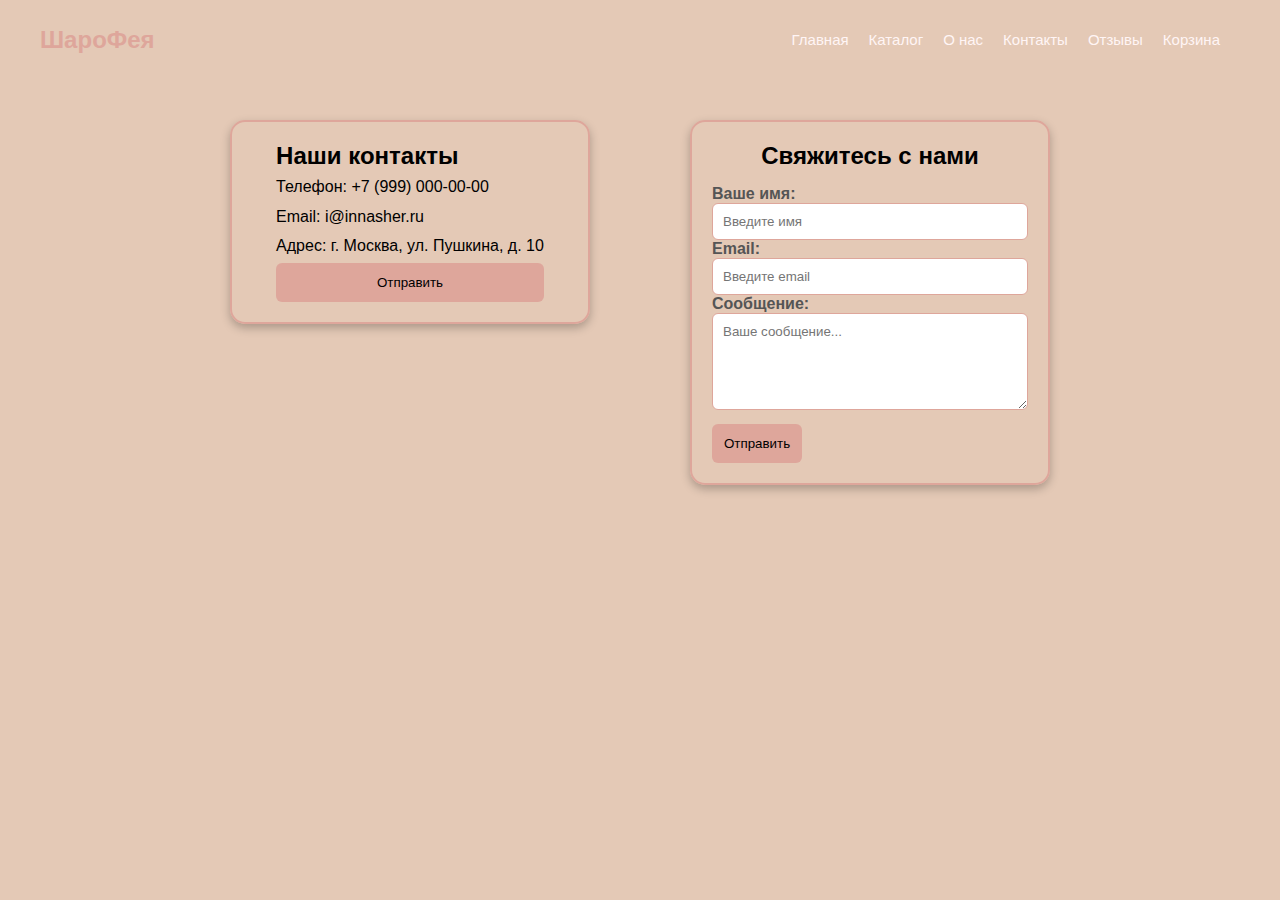
<file: contacts.html>
<!DOCTYPE html>
<html lang="en">

<head>
    <meta charset="UTF-8">
    <meta name="viewport" content="width=device-width, initial-scale=1.0">
    <title>contacts</title>
    <link rel="stylesheet" href="contacts.css">
</head>

<body>
    <div class="navbar">
        <h2>ШароФея</h2>
        <ul>
            <li><a href="index.html">Главная</a></li>
            <li><a href="catalog.html">Каталог</a></li>
            <li><a href="#">О нас</a></li>
            <li><a href="contacts.html">Контакты</a></li>
            <li><a href="rewiews.html" data-filter="delivery">Отзывы</a></li>
            <li><a href="#">Корзина</a></li> <!-- значок карзины -->

        </ul>
    </div>

    <div class="main-section">
        <div class="wrapper">
            <div class="contact-card">
                <h2>Наши контакты</h2>
                <p>Телефон: +7 (999) 000-00-00</p>
                <p>Email: i@innasher.ru</p>
                <p>Адрес: г. Москва, ул. Пушкина, д. 10</p>
                <button type="submit">Отправить</button>
            </div>
        </div>

        <section class="contact-form">
            <h2>Свяжитесь с нами</h2>
            <form action="#" method="post">
                <label for="name">Ваше имя:</label>
                <input type="text" id="name" name="name" placeholder="Введите имя" required>

                <label for="email">Email:</label>
                <input type="email" id="email" name="email" placeholder="Введите email" required>

                <label for="message">Сообщение:</label>
                <textarea id="message" name="message" rows="5" placeholder="Ваше сообщение..." required></textarea>

                <button type="submit1">Отправить</button>
            </form>
        </section>
    </div>
</body>

</html>
</file>
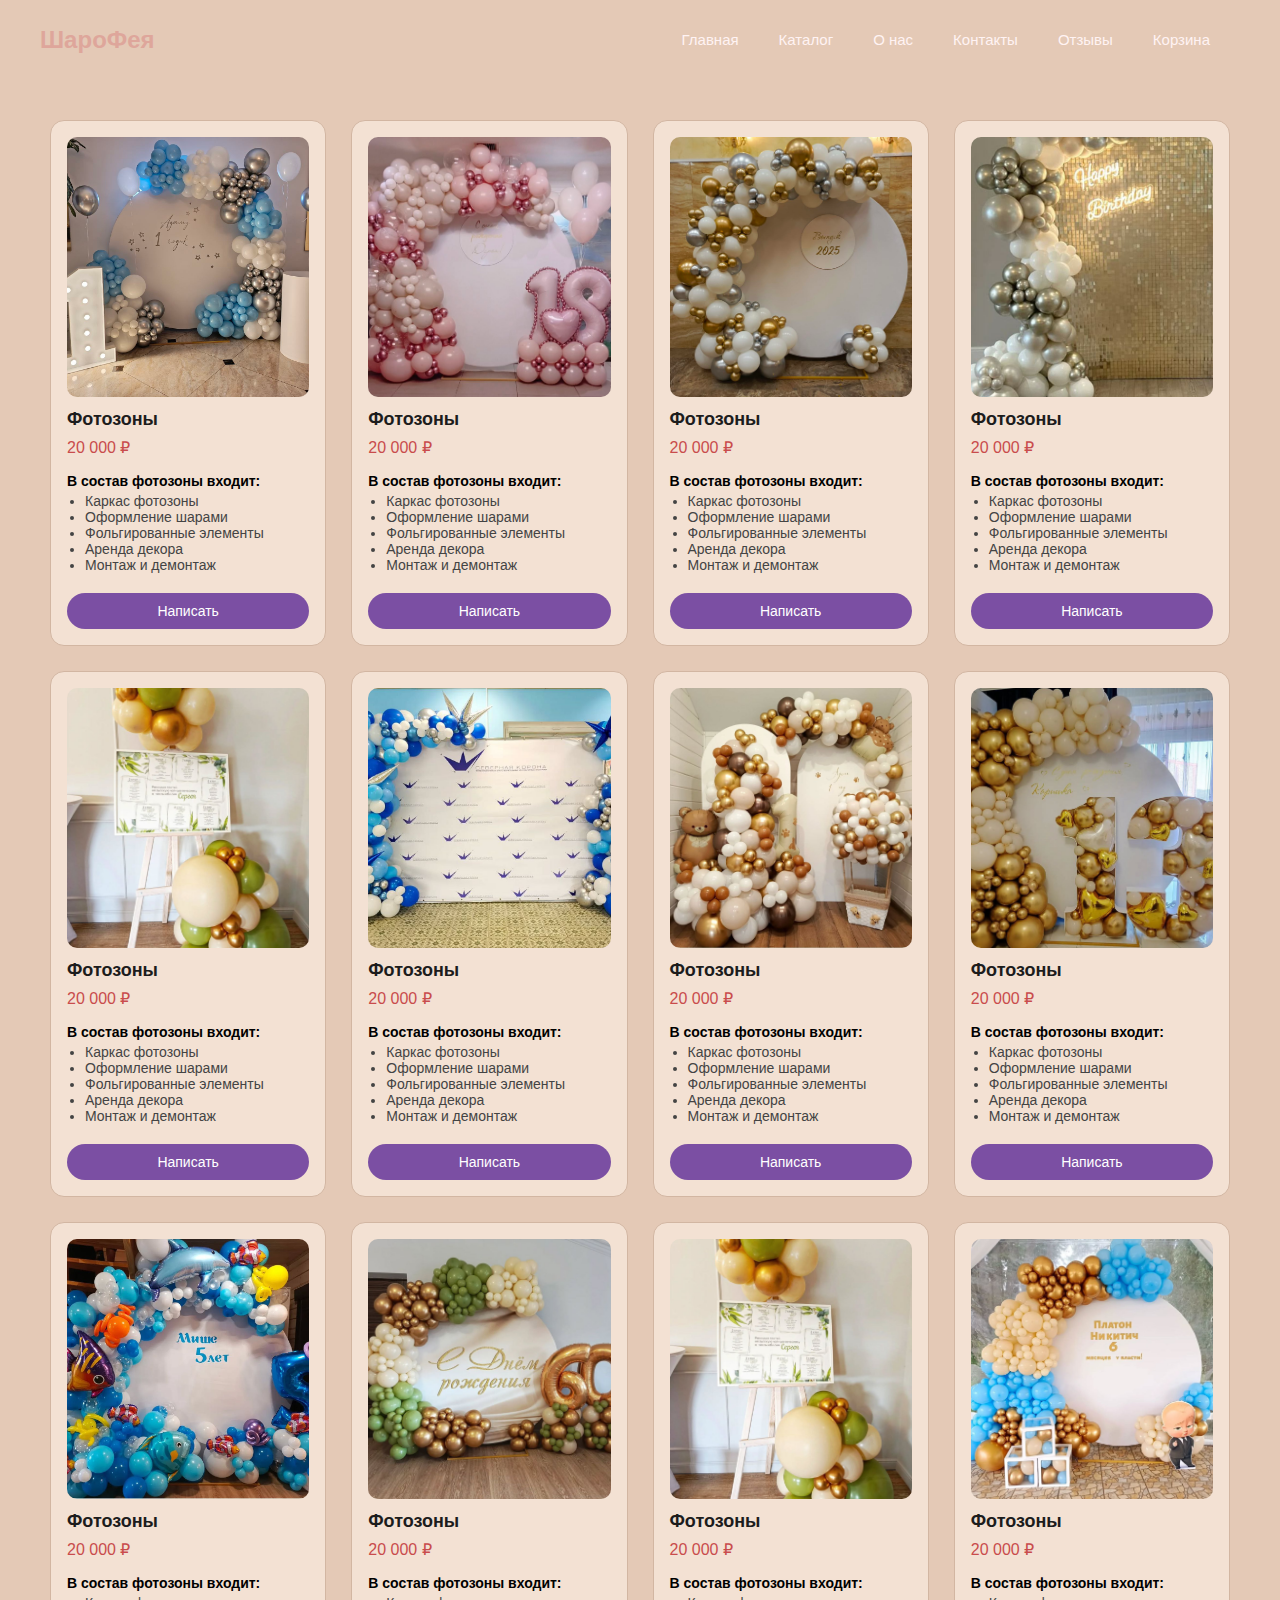
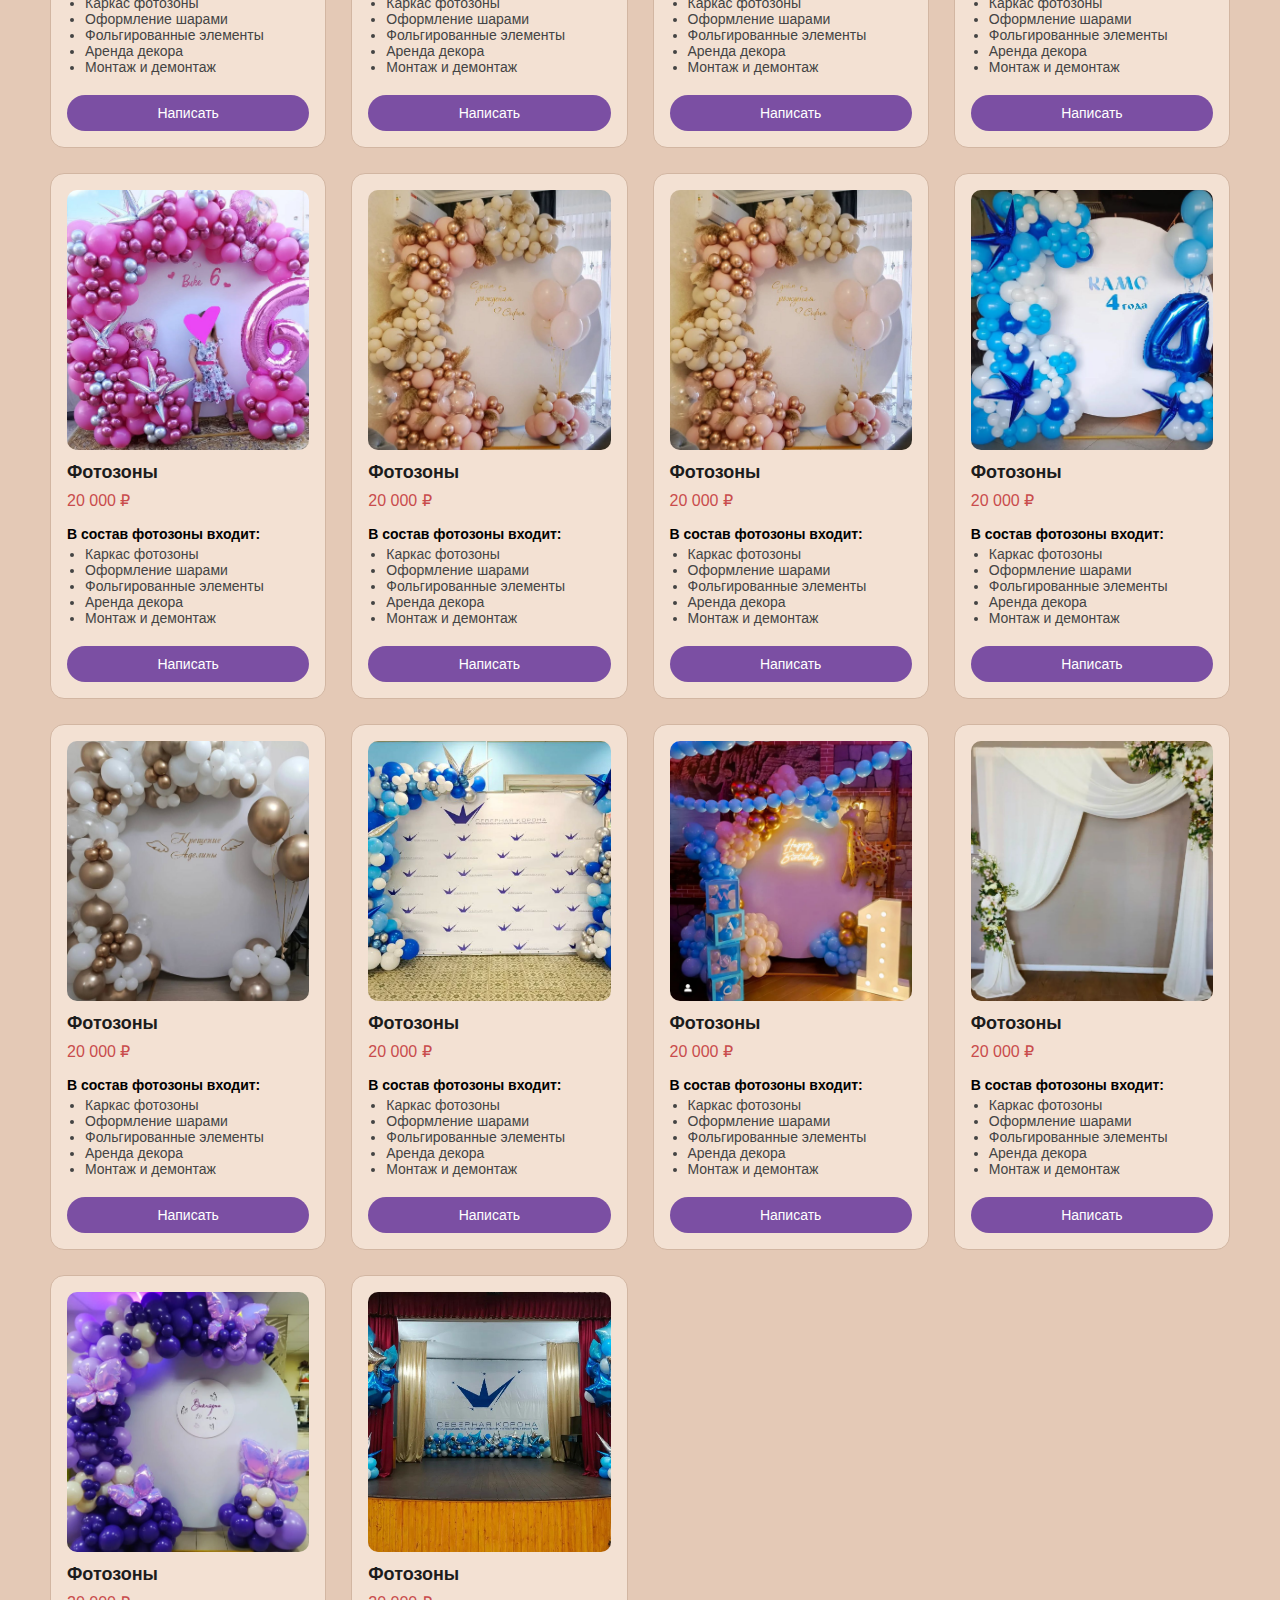
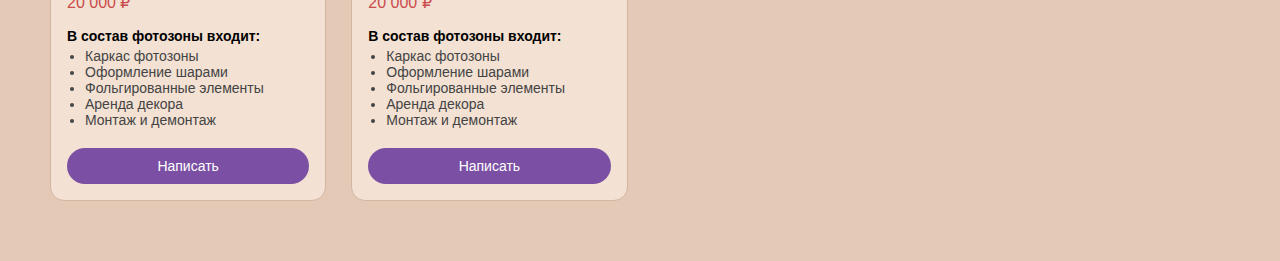
<file: photobooth.html>
<!DOCTYPE html>
<html lang="en">

<head>
    <meta charset="UTF-8">
    <meta name="viewport" content="width=device-width, initial-scale=1.0">
    <title>for photobooth</title>
    <link rel="stylesheet" href="main.css">
</head>

<body>
    <div class="navbar">
        <h2>ШароФея</h2>
        <ul>
            <li><a href="index.html">Главная</a></li>
            <li><a href="catalog.html">Каталог</a></li>
            <li><a href="#">О нас</a></li>
            <li><a href="contacts.html">Контакты</a></li>
            <li><a href="rewiews.html" data-filter="delivery">Отзывы</a></li>
            <li><a href="#">Корзина</a></li> <!-- значок карзины -->

        </ul>
    </div>

    <section class="products">
        <article class="product-card product-card--photobooth">
            <img src="static/images/photobooth/photobooth-01.jpg" alt="Фотозона на день рождения" class="product-image">
            <div class="product-info">
                <h3 class="product-title">Фотозоны </h3>
                <p class="product-price">20 000 ₽</p>
                <div class="product-composition">
                    <h4>В состав фотозоны входит:</h4>
                    <ul>
                        <li>Каркас фотозоны</li>
                        <li>Оформление шарами</li>
                        <li>Фольгированные элементы</li>
                        <li>Аренда декора</li>
                        <li>Монтаж и демонтаж</li>
                    </ul>
                </div>
                <button class="product-btn">Написать</button>
            </div>
        </article>


        <article class="product-card product-card--photobooth">
            <img src="static/images/photobooth/photobooth-02.jpg" alt="Фотозона на день рождения" class="product-image">
            <div class="product-info">
                <h3 class="product-title">Фотозоны </h3>
                <p class="product-price">20 000 ₽</p>
                <div class="product-composition">
                    <h4>В состав фотозоны входит:</h4>
                    <ul>
                        <li>Каркас фотозоны</li>
                        <li>Оформление шарами</li>
                        <li>Фольгированные элементы</li>
                        <li>Аренда декора</li>
                        <li>Монтаж и демонтаж</li>
                    </ul>
                </div>
                <button class="product-btn">Написать</button>
            </div>
        </article>


        <article class="product-card product-card--photobooth">
            <img src="static/images/photobooth/photobooth-03.jpg" alt="Фотозона на день рождения" class="product-image">
            <div class="product-info">
                <h3 class="product-title">Фотозоны </h3>
                <p class="product-price">20 000 ₽</p>
                <div class="product-composition">
                    <h4>В состав фотозоны входит:</h4>
                    <ul>
                        <li>Каркас фотозоны</li>
                        <li>Оформление шарами</li>
                        <li>Фольгированные элементы</li>
                        <li>Аренда декора</li>
                        <li>Монтаж и демонтаж</li>
                    </ul>
                </div>
                <button class="product-btn">Написать</button>
            </div>
        </article>


        <article class="product-card product-card--photobooth">
            <img src="static/images/photobooth/photobooth-04.jpg" alt="Фотозона на день рождения" class="product-image">
            <div class="product-info">
                <h3 class="product-title">Фотозоны </h3>
                <p class="product-price">20 000 ₽</p>
                <div class="product-composition">
                    <h4>В состав фотозоны входит:</h4>
                    <ul>
                        <li>Каркас фотозоны</li>
                        <li>Оформление шарами</li>
                        <li>Фольгированные элементы</li>
                        <li>Аренда декора</li>
                        <li>Монтаж и демонтаж</li>
                    </ul>
                </div>
                <button class="product-btn">Написать</button>
            </div>
        </article>


        <article class="product-card product-card--photobooth">
            <img src="static/images/photobooth/photobooth-05.jpg" alt="Фотозона на день рождения" class="product-image">
            <div class="product-info">
                <h3 class="product-title">Фотозоны </h3>
                <p class="product-price">20 000 ₽</p>
                <div class="product-composition">
                    <h4>В состав фотозоны входит:</h4>
                    <ul>
                        <li>Каркас фотозоны</li>
                        <li>Оформление шарами</li>
                        <li>Фольгированные элементы</li>
                        <li>Аренда декора</li>
                        <li>Монтаж и демонтаж</li>
                    </ul>
                </div>
                <button class="product-btn">Написать</button>
            </div>
        </article>


        <article class="product-card product-card--photobooth">
            <img src="static/images/photobooth/photobooth-06.jpg" alt="Фотозона на день рождения" class="product-image">
            <div class="product-info">
                <h3 class="product-title">Фотозоны </h3>
                <p class="product-price">20 000 ₽</p>
                <div class="product-composition">
                    <h4>В состав фотозоны входит:</h4>
                    <ul>
                        <li>Каркас фотозоны</li>
                        <li>Оформление шарами</li>
                        <li>Фольгированные элементы</li>
                        <li>Аренда декора</li>
                        <li>Монтаж и демонтаж</li>
                    </ul>
                </div>
                <button class="product-btn">Написать</button>
            </div>
        </article>


        <article class="product-card product-card--photobooth">
            <img src="static/images/photobooth/photobooth-07.jpg" alt="Фотозона на день рождения" class="product-image">
            <div class="product-info">
                <h3 class="product-title">Фотозоны </h3>
                <p class="product-price">20 000 ₽</p>
                <div class="product-composition">
                    <h4>В состав фотозоны входит:</h4>
                    <ul>
                        <li>Каркас фотозоны</li>
                        <li>Оформление шарами</li>
                        <li>Фольгированные элементы</li>
                        <li>Аренда декора</li>
                        <li>Монтаж и демонтаж</li>
                    </ul>
                </div>
                <button class="product-btn">Написать</button>
            </div>
        </article>


        <article class="product-card product-card--photobooth">
            <img src="static/images/photobooth/photobooth-08.jpg" alt="Фотозона на день рождения" class="product-image">
            <div class="product-info">
                <h3 class="product-title">Фотозоны </h3>
                <p class="product-price">20 000 ₽</p>
                <div class="product-composition">
                    <h4>В состав фотозоны входит:</h4>
                    <ul>
                        <li>Каркас фотозоны</li>
                        <li>Оформление шарами</li>
                        <li>Фольгированные элементы</li>
                        <li>Аренда декора</li>
                        <li>Монтаж и демонтаж</li>
                    </ul>
                </div>
                <button class="product-btn">Написать</button>
            </div>
        </article>


        <article class="product-card product-card--photobooth">
            <img src="static/images/photobooth/photobooth-09.jpg" alt="Фотозона на день рождения" class="product-image">
            <div class="product-info">
                <h3 class="product-title">Фотозоны </h3>
                <p class="product-price">20 000 ₽</p>
                <div class="product-composition">
                    <h4>В состав фотозоны входит:</h4>
                    <ul>
                        <li>Каркас фотозоны</li>
                        <li>Оформление шарами</li>
                        <li>Фольгированные элементы</li>
                        <li>Аренда декора</li>
                        <li>Монтаж и демонтаж</li>
                    </ul>
                </div>
                <button class="product-btn">Написать</button>
            </div>
        </article>


        <article class="product-card product-card--photobooth">
            <img src="static/images/photobooth/photobooth-10.jpg" alt="Фотозона на день рождения" class="product-image">
            <div class="product-info">
                <h3 class="product-title">Фотозоны </h3>
                <p class="product-price">20 000 ₽</p>
                <div class="product-composition">
                    <h4>В состав фотозоны входит:</h4>
                    <ul>
                        <li>Каркас фотозоны</li>
                        <li>Оформление шарами</li>
                        <li>Фольгированные элементы</li>
                        <li>Аренда декора</li>
                        <li>Монтаж и демонтаж</li>
                    </ul>
                </div>
                <button class="product-btn">Написать</button>
            </div>
        </article>


        <article class="product-card product-card--photobooth">
            <img src="static/images/photobooth/photobooth-11.jpg" alt="Фотозона на день рождения" class="product-image">
            <div class="product-info">
                <h3 class="product-title">Фотозоны </h3>
                <p class="product-price">20 000 ₽</p>
                <div class="product-composition">
                    <h4>В состав фотозоны входит:</h4>
                    <ul>
                        <li>Каркас фотозоны</li>
                        <li>Оформление шарами</li>
                        <li>Фольгированные элементы</li>
                        <li>Аренда декора</li>
                        <li>Монтаж и демонтаж</li>
                    </ul>
                </div>
                <button class="product-btn">Написать</button>
            </div>
        </article>


        <article class="product-card product-card--photobooth">
            <img src="static/images/photobooth/photobooth-12.jpg" alt="Фотозона на день рождения" class="product-image">
            <div class="product-info">
                <h3 class="product-title">Фотозоны </h3>
                <p class="product-price">20 000 ₽</p>
                <div class="product-composition">
                    <h4>В состав фотозоны входит:</h4>
                    <ul>
                        <li>Каркас фотозоны</li>
                        <li>Оформление шарами</li>
                        <li>Фольгированные элементы</li>
                        <li>Аренда декора</li>
                        <li>Монтаж и демонтаж</li>
                    </ul>
                </div>
                <button class="product-btn">Написать</button>
            </div>
        </article>


        <article class="product-card product-card--photobooth">
            <img src="static/images/photobooth/photobooth-13.jpg" alt="Фотозона на день рождения" class="product-image">
            <div class="product-info">
                <h3 class="product-title">Фотозоны </h3>
                <p class="product-price">20 000 ₽</p>
                <div class="product-composition">
                    <h4>В состав фотозоны входит:</h4>
                    <ul>
                        <li>Каркас фотозоны</li>
                        <li>Оформление шарами</li>
                        <li>Фольгированные элементы</li>
                        <li>Аренда декора</li>
                        <li>Монтаж и демонтаж</li>
                    </ul>
                </div>
                <button class="product-btn">Написать</button>
            </div>
        </article>


        <article class="product-card product-card--photobooth">
            <img src="static/images/photobooth/photobooth-14.jpg" alt="Фотозона на день рождения" class="product-image">
            <div class="product-info">
                <h3 class="product-title">Фотозоны </h3>
                <p class="product-price">20 000 ₽</p>
                <div class="product-composition">
                    <h4>В состав фотозоны входит:</h4>
                    <ul>
                        <li>Каркас фотозоны</li>
                        <li>Оформление шарами</li>
                        <li>Фольгированные элементы</li>
                        <li>Аренда декора</li>
                        <li>Монтаж и демонтаж</li>
                    </ul>
                </div>
                <button class="product-btn">Написать</button>
            </div>
        </article>



        <article class="product-card product-card--photobooth">
            <img src="static/images/photobooth/photobooth-14.jpg" alt="Фотозона на день рождения" class="product-image">
            <div class="product-info">
                <h3 class="product-title">Фотозоны </h3>
                <p class="product-price">20 000 ₽</p>
                <div class="product-composition">
                    <h4>В состав фотозоны входит:</h4>
                    <ul>
                        <li>Каркас фотозоны</li>
                        <li>Оформление шарами</li>
                        <li>Фольгированные элементы</li>
                        <li>Аренда декора</li>
                        <li>Монтаж и демонтаж</li>
                    </ul>
                </div>
                <button class="product-btn">Написать</button>
            </div>
        </article>



        <article class="product-card product-card--photobooth">
            <img src="static/images/photobooth/photobooth-15.jpg" alt="Фотозона на день рождения" class="product-image">
            <div class="product-info">
                <h3 class="product-title">Фотозоны </h3>
                <p class="product-price">20 000 ₽</p>
                <div class="product-composition">
                    <h4>В состав фотозоны входит:</h4>
                    <ul>
                        <li>Каркас фотозоны</li>
                        <li>Оформление шарами</li>
                        <li>Фольгированные элементы</li>
                        <li>Аренда декора</li>
                        <li>Монтаж и демонтаж</li>
                    </ul>
                </div>
                <button class="product-btn">Написать</button>
            </div>
        </article>



        <article class="product-card product-card--photobooth">
            <img src="static/images/photobooth/photobooth-16.jpg" alt="Фотозона на день рождения" class="product-image">
            <div class="product-info">
                <h3 class="product-title">Фотозоны </h3>
                <p class="product-price">20 000 ₽</p>
                <div class="product-composition">
                    <h4>В состав фотозоны входит:</h4>
                    <ul>
                        <li>Каркас фотозоны</li>
                        <li>Оформление шарами</li>
                        <li>Фольгированные элементы</li>
                        <li>Аренда декора</li>
                        <li>Монтаж и демонтаж</li>
                    </ul>
                </div>
                <button class="product-btn">Написать</button>
            </div>
        </article>



        <article class="product-card product-card--photobooth">
            <img src="static/images/photobooth/photobooth-17.jpg" alt="Фотозона на день рождения" class="product-image">
            <div class="product-info">
                <h3 class="product-title">Фотозоны </h3>
                <p class="product-price">20 000 ₽</p>
                <div class="product-composition">
                    <h4>В состав фотозоны входит:</h4>
                    <ul>
                        <li>Каркас фотозоны</li>
                        <li>Оформление шарами</li>
                        <li>Фольгированные элементы</li>
                        <li>Аренда декора</li>
                        <li>Монтаж и демонтаж</li>
                    </ul>
                </div>
                <button class="product-btn">Написать</button>
            </div>
        </article>



        <article class="product-card product-card--photobooth">
            <img src="static/images/photobooth/photobooth-18.jpg" alt="Фотозона на день рождения" class="product-image">
            <div class="product-info">
                <h3 class="product-title">Фотозоны </h3>
                <p class="product-price">20 000 ₽</p>
                <div class="product-composition">
                    <h4>В состав фотозоны входит:</h4>
                    <ul>
                        <li>Каркас фотозоны</li>
                        <li>Оформление шарами</li>
                        <li>Фольгированные элементы</li>
                        <li>Аренда декора</li>
                        <li>Монтаж и демонтаж</li>
                    </ul>
                </div>
                <button class="product-btn">Написать</button>
            </div>
        </article>



        <article class="product-card product-card--photobooth">
            <img src="static/images/photobooth/photobooth-19.jpg" alt="Фотозона на день рождения" class="product-image">
            <div class="product-info">
                <h3 class="product-title">Фотозоны </h3>
                <p class="product-price">20 000 ₽</p>
                <div class="product-composition">
                    <h4>В состав фотозоны входит:</h4>
                    <ul>
                        <li>Каркас фотозоны</li>
                        <li>Оформление шарами</li>
                        <li>Фольгированные элементы</li>
                        <li>Аренда декора</li>
                        <li>Монтаж и демонтаж</li>
                    </ul>
                </div>
                <button class="product-btn">Написать</button>
            </div>
        </article>



        <article class="product-card product-card--photobooth">
            <img src="static/images/photobooth/photobooth-20.jpg" alt="Фотозона на день рождения" class="product-image">
            <div class="product-info">
                <h3 class="product-title">Фотозоны </h3>
                <p class="product-price">20 000 ₽</p>
                <div class="product-composition">
                    <h4>В состав фотозоны входит:</h4>
                    <ul>
                        <li>Каркас фотозоны</li>
                        <li>Оформление шарами</li>
                        <li>Фольгированные элементы</li>
                        <li>Аренда декора</li>
                        <li>Монтаж и демонтаж</li>
                    </ul>
                </div>
                <button class="product-btn">Написать</button>
            </div>
        </article>



        <article class="product-card product-card--photobooth">
            <img src="static/images/photobooth/photobooth-21.jpg" alt="Фотозона на день рождения" class="product-image">
            <div class="product-info">
                <h3 class="product-title">Фотозоны </h3>
                <p class="product-price">20 000 ₽</p>
                <div class="product-composition">
                    <h4>В состав фотозоны входит:</h4>
                    <ul>
                        <li>Каркас фотозоны</li>
                        <li>Оформление шарами</li>
                        <li>Фольгированные элементы</li>
                        <li>Аренда декора</li>
                        <li>Монтаж и демонтаж</li>
                    </ul>
                </div>
                <button class="product-btn">Написать</button>
            </div>
        </article>


    </section>
</body>

</html>
</file>
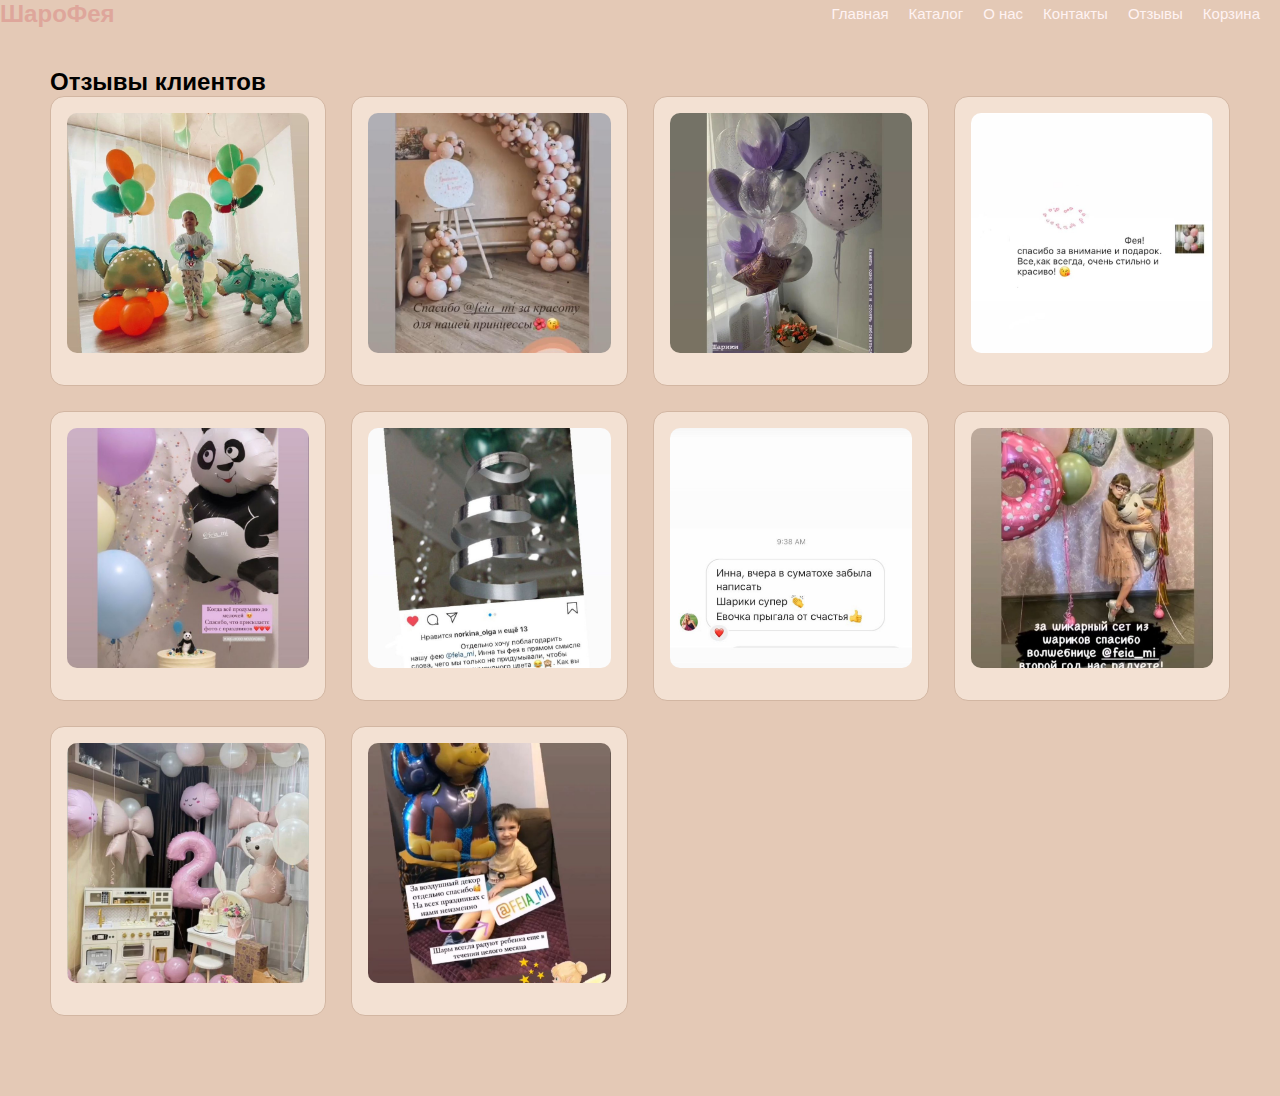
<file: rewiews.html>
<!DOCTYPE html>
<html lang="en">

<head>
    <meta charset="UTF-8">
    <meta name="viewport" content="width=device-width, initial-scale=1.0">
    <title>rewiews</title>
    <link rel="stylesheet" href="rewies.css">
</head>

<body>
    <div class="navbar">
        <h2>ШароФея</h2>
        <ul>
            <li><a href="index.html">Главная</a></li>
            <li><a href="catalog.html">Каталог</a></li>
            <li><a href="#">О нас</a></li>
            <li><a href="contacts.html">Контакты</a></li>
            <li><a href="rewiews.html" data-filter="reviews">Отзывы</a></li>
            <li><a href="#">Корзина</a></li> <!-- значок карзины -->

        </ul>
    </div>



    <section class="reviews">
        <h2 class="section-title">Отзывы клиентов</h2>

        <div class="reviews-grid">
            <article class="review-card">
                <img src="static/images/reviews/review-01.jpg" alt="Отзыв клиента">
            </article>

            <article class="review-card">
                <img src="static/images/reviews/review-02.jpg" alt="Отзыв клиента">
            </article>

            <article class="review-card">
                <img src="static/images/reviews/review-03.jpg" alt="Отзыв клиента">
            </article>

            <article class="review-card">
                <img src="static/images/reviews/review-04.jpg" alt="Отзыв клиента">
            </article>

            <article class="review-card">
                <img src="static/images/reviews/review-05.jpg" alt="Отзыв клиента">
            </article>

            <article class="review-card">
                <img src="static/images/reviews/review-06.jpg" alt="Отзыв клиента">
            </article>

            <article class="review-card">
                <img src="static/images/reviews/review-07.jpg" alt="Отзыв клиента">
            </article>

            <article class="review-card">
                <img src="static/images/reviews/review-08.jpg" alt="Отзыв клиента">
            </article>

            <article class="review-card">
                <img src="static/images/reviews/review-09.jpg" alt="Отзыв клиента">
            </article>

            <article class="review-card">
                <img src="static/images/reviews/review-10.jpg" alt="Отзыв клиента">
            </article>


        </div>
    </section>



    <!-- модельное окно с отзывами -->
    <div id="review-modal" class="modal">
        <span class="close">&times;</span>
        <img class="modal-img" id="review-modal-img">
        <p class="modal-text" id="review-modal-text"></p>
    </div>



    <script src="index.js"></script>
</body>

</html>
</file>
<file: main.css>
/* ===== ОБЩИЕ СТИЛИ ===== */
* {
  padding: 0;
  margin: 0;
  box-sizing: border-box;
  font-family: 'Poppins', sans-serif;
}

html,
body {
  min-height: 100vh;
  background-color: #e4c9b6;
}

body {
  display: flex;
  flex-direction: column;
}

main {
  flex: 1;
}

/* ===== НАВБАР ===== */
.navbar {
  display: flex;
  align-items: center;
  justify-content: space-between;
  height: 80px;
  padding: 0 40px;
}

.navbar h2 {
  color: #dea69b;
  font-weight: 600;
}

.navbar ul {
  display: flex;
}

.navbar ul li {
  list-style: none;
}

.navbar ul li a {
  text-decoration: none;
  color: rgb(255, 243, 243);
  font-size: 15px;
  margin-right: 20px;
  padding: 6px 10px;
  border-radius: 6px;
  transition: background-color 0.3s;
}

.navbar ul li a:hover {
  background-color: #dea69b;
}

/* ===== КОНТЕЙНЕР ТОВАРОВ ===== */
.products {
  display: grid;
  grid-template-columns: repeat(auto-fit, minmax(260px, 1fr));
  gap: 25px;
  padding: 40px 50px 60px;
}

/* ===== КАРТОЧКА ТОВАРА ===== */
.product-card {
  background-color: #f3e1d3; /* мягкий беж */
  border: 1px solid #d2b6a2;
  border-radius: 14px;
  padding: 16px;
  display: flex;
  flex-direction: column;
  transition: transform 0.3s ease, box-shadow 0.3s ease;
}

.product-card:hover {
  transform: translateY(-6px);
  box-shadow: 0 12px 25px rgba(0, 0, 0, 0.25);
}

/* ===== ИЗОБРАЖЕНИЕ ===== */
.product-image {
  width: 100%;
  height: 260px;
  object-fit: cover;
  border-radius: 10px;
  margin-bottom: 12px;
}

/* ===== ИНФО ===== */
.product-info {
  display: flex;
  flex-direction: column;
  gap: 8px;
}

.product-title {
  font-size: 18px;
  font-weight: 600;
  color: #1c1c1c;
}

.product-price {
  font-size: 16px;
  font-weight: 500;
  color: #c94c4c;
}

/* ===== СОСТАВ ===== */
.product-composition h4 {
  font-size: 14px;
  font-weight: 600;
  margin: 8px 0 4px;
}

.product-composition ul {
  padding-left: 18px;
  font-size: 14px;
  color: #444;
}

/* ===== КНОПКА ===== */
.product-btn {
  margin-top: 12px;
  padding: 10px;
  border-radius: 20px;
  border: none;
  font-size: 14px;
  font-weight: 500;
  cursor: pointer;
  transition: all 0.25s ease;
  color: #fff;
}

/* ===== ЦВЕТА КАТЕГОРИЙ ===== */
.product-card--boys .product-btn {
  background-color: #c94c4c;
}

.product-card--girls .product-btn {
  background-color: #e38cb7;
}

.product-card--photobooth .product-btn {
  background-color: #7b4fa3;
}

.product-btn:hover {
  opacity: 0.85;
}

/* ===== АДАПТИВ ===== */
@media (max-width: 768px) {
  .navbar {
    padding: 0 20px;
  }

  .products {
    padding: 20px;
  }
}
</file>
<file: catalog.css>
* {
    padding: 0;
    margin: 0;
    box-sizing: border-box;
    font-family: 'Poppins', sans-serif;

}

html,
body {
    height: 100vh;
    background-color: #e4c9b6;
}

body {
    display: flex;
    flex-direction: column;
}

main {
    flex: 1
}

.navbar {
    display: flex;
    align-items: center;
    justify-content: space-between;
    height: 80px;
    padding: 0px;
}

h1 {
    font-size: 20px;
    text-align: center;
}

.navbar h2 {
    color: #dea69b;
    font-weight: 600;
}

.navbar ul {
    display: flex;
}

.navbar ul li {
    list-style: none;
    /* убирает точки в ссылке */

}

.navbar ul li a {
    text-decoration: none;
    /* убирает подчеркивания в ссылке */
    color: aliceblue;
    /* цвет ссылок */
    font-size: 15px;
    /* размер ссылок */
    margin-right: 20px;
}

.navbar ul li a:hover {
  background-color: #dea69b;
}

.search1 {
    display: flex;
    justify-content: end;
}



.categories {
    display: flex;
    align-items: center;
    justify-content: space-between;
    height: 80px;
    padding: 0px;
}

.categories ul {
    display: flex;
}

.categories ul li {
    list-style: none;
}


.categories ul li a {
    text-decoration: none;
    color: aliceblue;
    font-size: 20px;
    margin-right: 20px;
}



.reviews-wrapper {
    display: flex;
    justify-content: center;
}

.section-title {
    text-align: center;
    font-size: 28px;
    margin: 40px 0 30px;
    background: #1c1c1c;
}

/* ===== ГАЛЕРЕЯ ===== */
.gallery {
    padding: 0 20px 60px;
}

.gallery-grid {
    display: grid;
    grid-template-columns: repeat(auto-fit, minmax(220px, 1fr));
    gap: 20px;

}

.gallery-item {
    position: relative;
    display: block;
    border-radius: 14px;
    overflow: hidden;
    background: #ff0101;
    cursor: pointer;
    transition: transform 0.3s ease, box-shadow 0.3s ease;

}

.overlay-text {
    position: absolute;
    bottom: 5px;
    left: 50%;
    transform: translateX(-50%);
    background: rgba(0, 0, 0, 0.6);
    /* прозрачный фон */
    color: #e4c9b6;
    padding: 6px 15px;
    border-radius: 5px;
    font-size: 15px;
}

.gallery-item:hover {
    transform: translateY(-6px);
    box-shadow: 0 12px 25px rgba(0, 0, 0, 0.4);

}

.gallery-item img {
    display: block;
    width: 100%;
    height: 100%;
    object-fit: cover;
    display: block;
}



/* ===== ОТЗЫВЫ ===== */
.reviews {
    padding: 40px 20px 80px;
    background: #1a1a1a;
}

.reviews-grid {
    display: grid;
    grid-template-columns: repeat(auto-fit, minmax(250px, 1fr));
    gap: 25px;
}

.review-card {
    background: #222;
    border-radius: 14px;
    padding: 20px;
    text-align: center;
    transition: transform 0.3s ease, box-shadow 0.3s ease;
}

.review-card:hover {
    transform: translateY(-4px);
    box-shadow: 0 10px 22px rgba(0, 0, 0, 0.35);
}

.review-card img {
    width: 100%;
    max-height: 240px;
    object-fit: cover;
    border-radius: 10px;
    margin-bottom: 15px;
}

.review-text {
    font-size: 15px;
    line-height: 1.4;
    color: #eaeaea;
}

/* ===== АДАПТИВ ===== */
@media (max-width: 768px) {
    .section-title {
        font-size: 22px;
    }

    .review-card img {
        max-height: 200px;
    }
}


.reviews li a {
    list-style: none;
    text-decoration: none;

}



.modal {
    display: none;
    position: fixed;
    z-index: 1000;
    top: 0;
    left: 0;
    width: 100%;
    height: 100%;
    background-color: rgba(0, 0, 0, 0.85);

    flex-direction: column;
    justify-content: center;
    align-items: center;
}



.modal-img {
    max-width: 100%;
    max-height: 80%;
    /* чтобы крестик не перекрывался */
    border-radius: 14px;
}

.close {
    position: absolute;
    top: 10px;
    right: 15px;
    font-size: 30px;
    font-weight: bold;
    color: #fff;
    cursor: pointer;
    z-index: 1100;
    /* выше картинки */
}

/* Адаптив для экранов меньше 480px */
@media (max-width: 480px) {
    .close {
        font-size: 24px;
        top: 5px;
        right: 10px;
    }

    .modal-img {
        max-height: 70%;
    }
}
</file>
<file: contacts.css>
* {
  padding: 0;
  margin: 0;
  box-sizing: border-box;
  font-family: 'Poppis', sans-serif;
}

html,
body {
  min-height: 100vh;
  background-color: #e4c9b6;
}

/* NAVBAR */
.navbar {
  display: flex;
  align-items: center;
  justify-content: space-between;
  height: 80px;
  padding: 0 40px;
}

.navbar h2 {
  color: #dea69b;
  font-weight: 600;
}

.navbar ul {
  display: flex;
}

.navbar ul li {
  list-style: none;
}

.navbar ul li a {
  text-decoration: none;
  color: rgb(255, 245, 245);
  font-size: 15px;
  margin-right: 20px;
}

.navbar ul li a:hover {
  background-color: #dea69b;
}

/* MAIN SECTION */
.main-section {
  display: flex;
  justify-content: center;
  align-items: flex-start;
  gap: 100px;
  padding: 40px;
}

/* CONTACTS CARD */
.wrapper {
  display: flex;
  flex-direction: column;
  align-items: center;

  width: 30%;
  padding: 20px;              /* ⬅️ ключевое */
  gap: 15px;

  border: 2px solid #dea69b;
  border-radius: 15px;
  box-shadow: 0 4px 10px rgba(0, 0, 0, 0.25);
}

/* Заголовок СТРОГО ВВЕРХУ */
.wrapper h2 {
  margin: 0;
}

/* Текст контактов — чтобы не наляписто */
.wrapper p {
  line-height: 1.6;
  margin: 4px 0;
}

/* Кнопка внизу карточки */
.wrapper button {
  margin-top: auto;
  width: 100%;
  padding: 12px;
  border: none;
  border-radius: 6px;
  background-color: #dea69b;
  cursor: pointer;
}

.wrapper button:hover {
  background-color: #ff8d76;
}

/* FORM */
.contact-form {
  display: flex;
  flex-direction: column;

  width: 30%;
  padding: 20px;
  gap: 15px;

  border: 2px solid #dea69b;
  border-radius: 15px;
  box-shadow: 0 4px 10px rgba(0, 0, 0, 0.25);
}

.contact-form h2 {
  margin: 0;
  text-align: center;
}

.contact-form label {
  font-weight: 600;
  color: #555;
}

.contact-form input,
.contact-form textarea {
  width: 100%;
  padding: 10px;
  border-radius: 6px;
  border: 1px solid #dea69b;
}

.contact-form button {
  margin-top: 10px;
  padding: 12px;
  border: none;
  border-radius: 6px;
  background-color: #dea69b;
  cursor: pointer;
}

.contact-form button:hover {
  background-color: #ff8d76;
}

/* MOBILE */
@media (max-width: 768px) {
  .main-section {
    flex-direction: column;
    align-items: center;
  }

  .wrapper,
  .contact-form {
    width: 90%;
  }
}
</file>
<file: rewies.css>
* {
    padding: 0;
    margin: 0;
    box-sizing: border-box;
    font-family: 'Poppins', sans-serif;

}

html,
body {
    height: 100vh;
    background-color: #e4c9b6;
}

body {
    display: flex;
    flex-direction: column;
}

main {
    flex: 1
}

.navbar {
    display: flex;
    align-items: center;
    justify-content: space-between;
    height: 80px;
    padding: 0px;
}

h1 {
    font-size: 20px;
    text-align: center;
}

.navbar h2 {
    color: #dea69b;
    font-weight: 600;
}

.navbar ul {
    display: flex;
}

.navbar ul li {
    list-style: none;
    /* убирает точки в ссылке */

}

.navbar ul li a {
    text-decoration: none;
    color: rgb(255, 243, 243);
    font-size: 15px;
    margin-right: 20px;
}

.navbar ul li a:hover {
    background-color: #dea69b;
}

.search1 {
    display: flex;
    justify-content: end;
}
/* ===== ОТЗЫВЫ ===== */
.reviews {
    padding: 40px 50px 80px;
    background-color: #e4c9b6;
    /* как body */
}

/* сетка */
.reviews-grid {
    display: grid;
    grid-template-columns: repeat(auto-fit, minmax(250px, 1fr));
    gap: 25px;
}

/* карточка — стиль как product-card */
.review-card {
    background-color: #f3e1d3;
    /* основной беж */
    border: 1px solid #d2b6a2;
    border-radius: 14px;
    padding: 16px;
    text-align: center;
    transition: transform 0.3s ease, box-shadow 0.3s ease;
}

/* hover */
.review-card:hover {
    transform: translateY(-6px);
    box-shadow: 0 12px 25px rgba(0, 0, 0, 0.25);
}

/* изображение */
.review-card img {
    width: 100%;
    max-height: 240px;
    object-fit: cover;
    border-radius: 10px;
    margin-bottom: 12px;
}

/* текст */
.review-text {
    font-size: 15px;
    line-height: 1.4;
    color: #1c1c1c;
}

/* ссылки внутри отзывов (если есть) */
.reviews li a {
    list-style: none;
    text-decoration: none;
    color: inherit;
}

/* ===== МОДАЛЬНОЕ ОКНО (НЕ ТРОГАЕМ ЛОГИКУ) ===== */
.modal {
    display: none;
    position: fixed;
    z-index: 1000;
    inset: 0;
    background-color: rgba(0, 0, 0, 0.85);

    flex-direction: column;
    justify-content: center;
    align-items: center;
}

.modal-img {
    max-width: 90%;
    max-height: 90vh;
    object-fit: contain;
    border-radius: 8px;
}

.close {
    position: absolute;
    top: 10px;
    right: 15px;
    font-size: 30px;
    font-weight: bold;
    color: #fff;
    cursor: pointer;
    z-index: 1100;
}

/* ===== АДАПТИВ ===== */

/* планшеты */
@media (max-width: 768px) {
    .reviews {
        padding: 30px 20px 60px;
    }

    .review-card img {
        max-height: 200px;
    }

    .review-text {
        font-size: 14px;
    }
}

/* телефоны */
@media (max-width: 480px) {
    .review-card {
        padding: 14px;
    }

    .review-card img {
        max-height: 180px;
    }

    .close {
        font-size: 24px;
        top: 5px;
        right: 10px;
    }

    .modal-img {
        max-height: 70%;
    }
}
</file>
